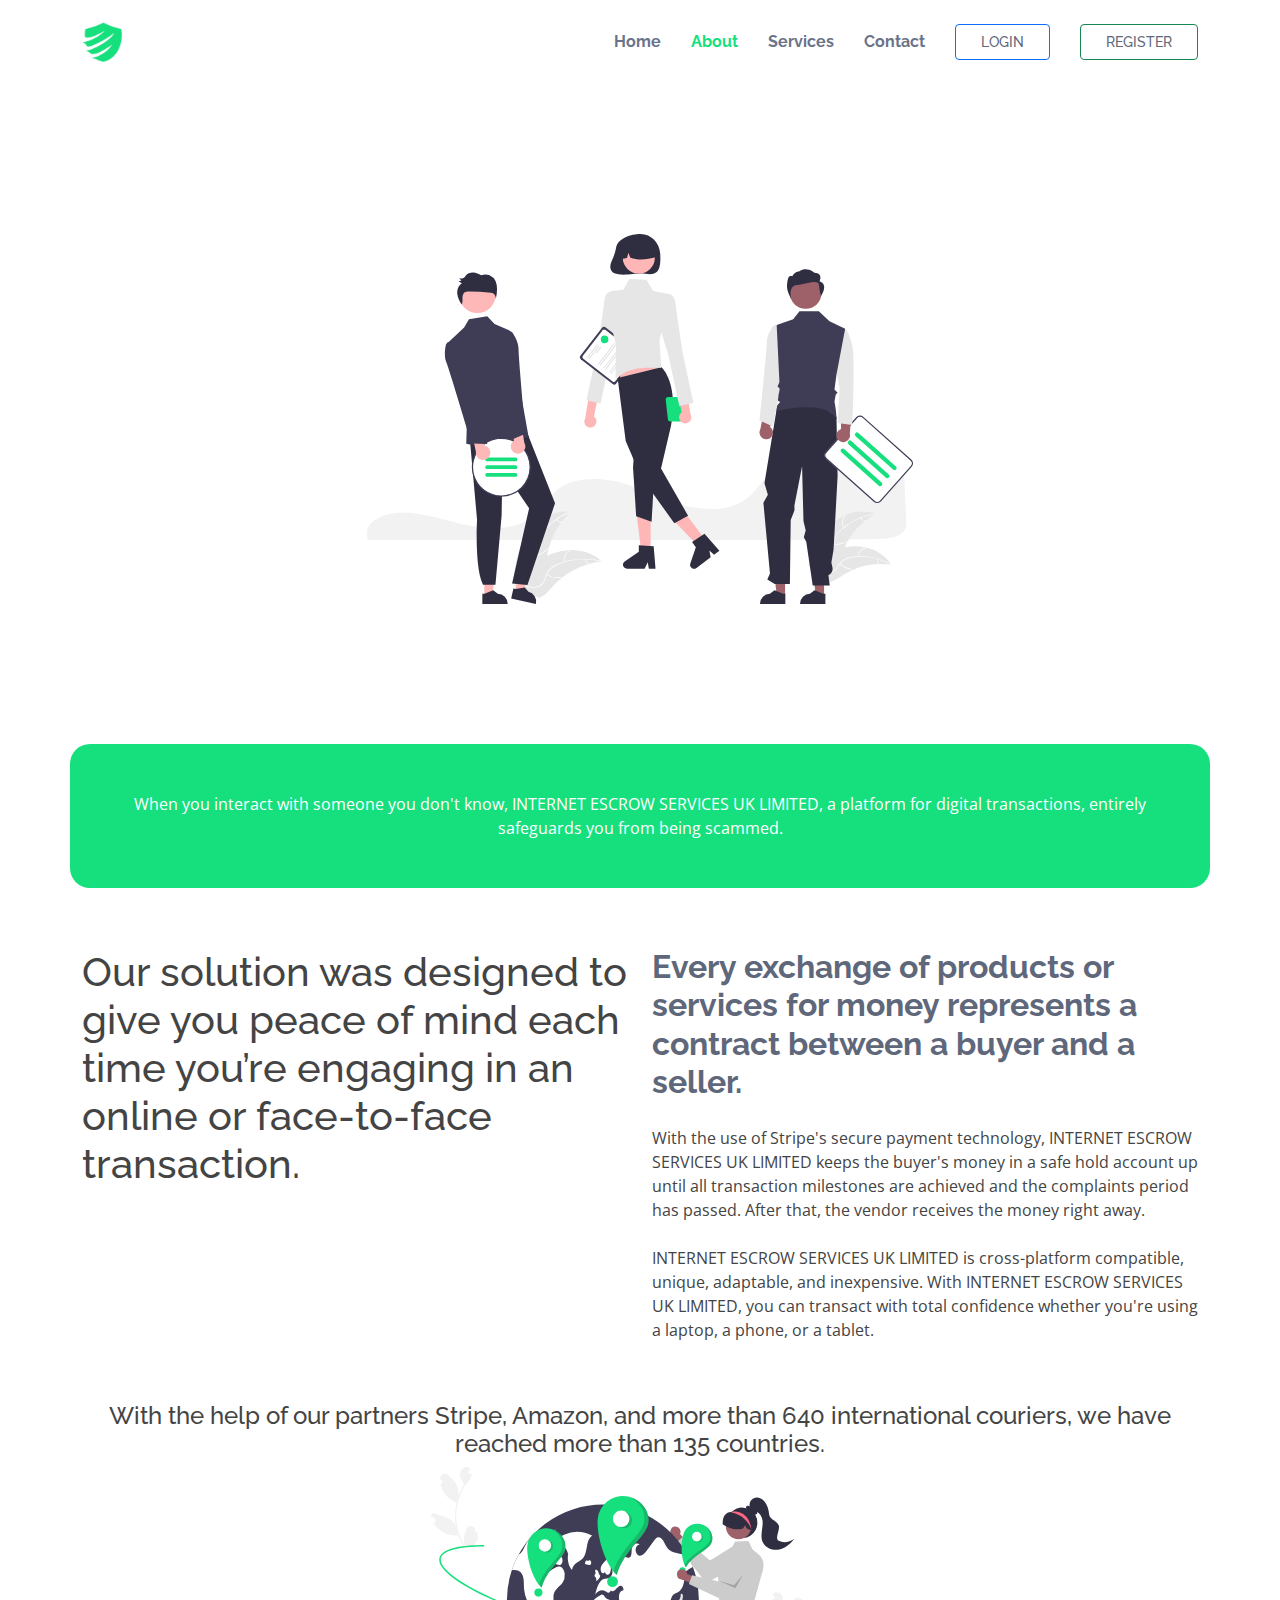
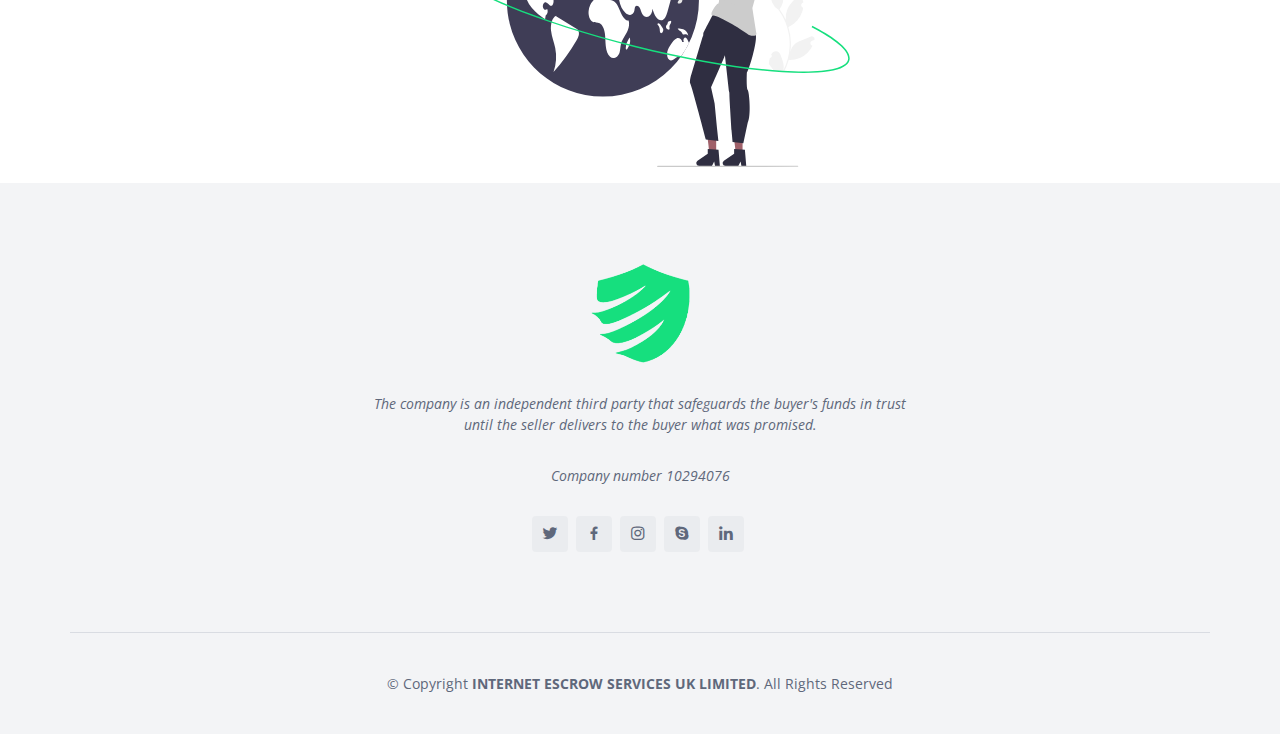
<file: about.html>
<!DOCTYPE html>
<html lang="en">

<head>
  <meta charset="utf-8">
  <meta content="width=device-width, initial-scale=1.0" name="viewport">

  <title>INTERNET ESCROW SERVICES UK LIMITED</title>
  <meta content="" name="description">
  <meta content="" name="keywords">

  <!-- Favicons -->
  <link href="assets/img/favicon.png" rel="icon">
  <link href="assets/img/apple-touch-icon.png" rel="apple-touch-icon">

  <!-- Google Fonts -->
  <link href="https://fonts.googleapis.com/css?family=Open+Sans:300,300i,400,400i,600,600i,700,700i|Raleway:300,300i,400,400i,500,500i,600,600i,700,700i|Poppins:300,300i,400,400i,500,500i,600,600i,700,700i" rel="stylesheet">

  <!-- Vendor CSS Files -->
  <link href="assets/vendor/bootstrap/css/bootstrap.min.css" rel="stylesheet">
  <link href="assets/vendor/bootstrap-icons/bootstrap-icons.css" rel="stylesheet">
  <link href="assets/vendor/boxicons/css/boxicons.min.css" rel="stylesheet">
  <link href="assets/vendor/glightbox/css/glightbox.min.css" rel="stylesheet">
  <link href="assets/vendor/swiper/swiper-bundle.min.css" rel="stylesheet">

  <!-- Template Main CSS File -->
  <link href="assets/css/style.css" rel="stylesheet">

  <!-- =======================================================
  * Template Name: eNno - v4.7.0
  * Template URL: https://bootstrapmade.com/enno-free-simple-bootstrap-template/
  * Author: BootstrapMade.com
  * License: https://bootstrapmade.com/license/
  ======================================================== -->
</head>

<body>

  <!-- ======= Header ======= -->
  <header id="header" class="fixed-top mb-5">
    <div class="container d-flex align-items-center justify-content-between">

      <h1 class="logo"><a href="index.html"><img src="assets/img/logo.png" width="40" height="40"></a></h1>
      <!-- Uncomment below if you prefer to use an image logo -->
      <!-- <a href="index.html" class="logo"><img src="assets/img/logo.png" alt="" class="img-fluid"></a>-->

      <nav id="navbar" class="navbar">
        <ul>
          <li><a class="nav-link scrollto " href="index.html">Home</a></li>
          <li><a class="nav-link scrollto active" href="about.html">About</a></li>
          <li><a class="nav-link scrollto" href="services.html">Services</a></li>
          <!-- <li><a class="nav-link scrollto " href="#portfolio">Portfolio</a></li>
          <li><a class="nav-link scrollto" href="#team">Team</a></li> -->
          <!-- <li class="dropdown"><a href="#"><span>Drop Down</span> <i class="bi bi-chevron-down"></i></a>
            <ul>
              <li><a href="#">Drop Down 1</a></li>
              <li class="dropdown"><a href="#"><span>Deep Drop Down</span> <i class="bi bi-chevron-right"></i></a>
                <ul>
                  <li><a href="#">Deep Drop Down 1</a></li>
                  <li><a href="#">Deep Drop Down 2</a></li>
                  <li><a href="#">Deep Drop Down 3</a></li>
                  <li><a href="#">Deep Drop Down 4</a></li>
                  <li><a href="#">Deep Drop Down 5</a></li>
                </ul>
              </li>
              <li><a href="#">Drop Down 2</a></li>
              <li><a href="#">Drop Down 3</a></li>
              <li><a href="#">Drop Down 4</a></li>
            </ul>
          </li> -->
          <li><a class="nav-link scrollto" href="contact.html">Contact</a></li>
          <li><a class="getstarted scrollto border border-primary" href="dashboard/pages/sign-in.php">LOGIN</a></li>
          <li><a class="getstarted scrollto border border-success" href="dashboard/pages/sign-up.php">REGISTER</a></li>
        </ul>
        <i class="bi bi-list mobile-nav-toggle"></i>
      </nav><!-- .navbar -->

    </div>
  </header><!-- End Header -->

  <!-- ======= Hero Section ======= -->
  <section id="hero" class="d-flex align-items-center mt-4">

    <div class="container">
      <div class="row">
        <div class="mx-auto col-lg-6 order-1 order-lg-2 hero-img">
          <img src="assets/img/team.svg" class="img-fluid animated mt-5" alt="">
        </div>
      </div>
    </div>

  </section><!-- End Hero -->

  <main id="main">

    <div class="container bg p-5 radius text-center text-white">
        When you interact with someone you don't know, INTERNET ESCROW SERVICES UK LIMITED, a platform for digital transactions, entirely safeguards you from being scammed.
    </div>

    <!-- ======= About Section ======= -->
    <section id="about" class="about">
      <div class="container">

        <div class="row">
          <div class="col-lg-6">
            <h1>Our solution was designed to give you peace of mind each time you’re engaging in an online or face-to-face transaction.</h1>
          </div>
          <div class="col-lg-6 pt-4 pt-lg-0 content">
            <h3>Every exchange of products or services for money represents a contract between a buyer and a seller.</h3>
            <!-- <p class="fst-italic">
              Lorem ipsum dolor sit amet, consectetur adipiscing elit, sed do eiusmod tempor incididunt ut labore et dolore
              magna aliqua.
            </p> -->
            <!-- <ul>
              <li><i class="bi bi-check-circle"></i> Ullamco laboris nisi ut aliquip ex ea commodo consequat</li>
              <li><i class="bi bi-check-circle"></i> Duis aute irure dolor in reprehenderit in voluptate velit</li>
              <li><i class="bi bi-check-circle"></i> Ullamco laboris nisi ut aliquip ex ea commodo consequat. Duis aute irure dolor in reprehenderit in voluptate trideta storacalaperda</li>
            </ul> -->
            <p class="mt-4">
                With the use of Stripe's secure payment technology, INTERNET ESCROW SERVICES UK LIMITED keeps the buyer's money in a safe hold account up until all transaction milestones are achieved and the complaints period has passed. After that, the vendor receives the money right away.
                <br><br>
                INTERNET ESCROW SERVICES UK LIMITED is cross-platform compatible, unique, adaptable, and inexpensive. With INTERNET ESCROW SERVICES UK LIMITED, you can transact with total confidence whether you're using a laptop, a phone, or a tablet.
             </p>
          </div>
        </div>

      </div>
    </section><!-- End About Section -->

    <div class="container">
        <h4  class="text-center">With the help of our partners Stripe, Amazon, and more than 640 international couriers, we have reached more than 135 countries.</h4>
            
        <p  class="text-center py-0">
            <svg xmlns="http://www.w3.org/2000/svg" data-name="Layer 1" width="80%" height="300" viewBox="0 0 825.20213 591.41898" xmlns:xlink="http://www.w3.org/1999/xlink"><path d="M855.22391,530.60767a3.61324,3.61324,0,0,0,2.90706-6.13407c-.07417-.366-.12737-.62878-.20154-.99475q.05434-.11581.10925-.23144a9.7031,9.7031,0,0,1,17.876.89878c2.59635,7.179,5.991,14.40726,6.561,21.8966a28.70516,28.70516,0,0,1-.96247,9.83823,115.08607,115.08607,0,0,0,12.68043-47.26037,111.08146,111.08146,0,0,0-.112-12.41061q-.33489-5.08075-1.11483-10.11009a116.41936,116.41936,0,0,0-20.7675-50.36176,30.98251,30.98251,0,0,1-12.24992-13.95369,23.63369,23.63369,0,0,1-1.84668-6.55118c.62279.11137,1.25731.19237,1.882.2626.19474.01931.39969.03918.59443.05857l.07346.00673a3.5799,3.5799,0,0,0,3.20814-5.68922q-.38259-.51834-.7657-1.03621c-.387-.5328-.78478-1.05577-1.17173-1.58848a1.78375,1.78375,0,0,1-.12638-.16038c-.44535-.60755-.891-1.2048-1.33637-1.81235a10.3517,10.3517,0,0,1,3.54254-3.11908c4.86483-2.55314,11.30882-.328,14.53022,4.11493,3.23163,4.44334,3.599,10.48308,2.15829,15.77961a41.485,41.485,0,0,1-6.32713,12.51228c.24157.34072.49384.67161.73533,1.01232a117.17152,117.17152,0,0,1,11.3155,19.92258,48.70927,48.70927,0,0,1,3.957-22.46476c3.09271-6.57809,8.56723-11.98458,13.42656-17.56958,5.83684-6.70843,16.99941-3.14247,17.55956,5.73205q.00813.12888.0156.25766-1.04937.52926-2.05883,1.13134a4.9011,4.9011,0,0,0,1.55911,9.00132l.09912.02006a48.76709,48.76709,0,0,1-1.62312,7.22358,50.20985,50.20985,0,0,1-26.43617,30.27174c-.41021.18678-.8102.374-1.21994.5506a119.59729,119.59729,0,0,1,5.02184,30.56259,113.43466,113.43466,0,0,1-.93392,18.29177l.04087-.2143a29.97406,29.97406,0,0,1,11.02621-16.813c8.16666-6.09535,19.39042-7.95739,28.11808-12.75615a5.62528,5.62528,0,0,1,8.3519,5.86726q-.02235.11259-.04527.22517a32.92431,32.92431,0,0,0-3.77057,1.60542q-1.04937.52938-2.05883,1.13133a4.90116,4.90116,0,0,0,1.55911,9.00141l.0992.02c.0714.01365.13259.02683.20391.04048a48.808,48.808,0,0,1-9.6217,13.62515,50.25442,50.25442,0,0,1-37.14994,14.27914l-.01031-.00048a119.56225,119.56225,0,0,1-9.11335,23.04815l-28.66063-1.33426c-.088-.32324-.16508-.65631-.24275-.97907a32.59881,32.59881,0,0,0,7.95257-.10325c-2.005-2.70831-4.009-5.43714-6.014-8.14536a1.78114,1.78114,0,0,1-.12638-.16029c-1.01644-1.38562-2.04367-2.7615-3.06011-4.14712l-.0005-.00167a47.75014,47.75014,0,0,1,1.96332-12.08589Z" transform="translate(-187.39893 -154.29051)" fill="#f2f2f2"/><path d="M277.74278,282.7727a3.61324,3.61324,0,0,1-3.28049-5.94275c.05141-.36985.08827-.63544.13969-1.00529q-.0614-.11225-.12334-.22425a9.70311,9.70311,0,0,0-17.78635,2.00152c-2.14784,7.32572-5.08937,14.74988-5.19559,22.26013a28.70519,28.70519,0,0,0,1.56847,9.76A115.08612,115.08612,0,0,1,237.489,263.2354a111.08,111.08,0,0,1-.655-12.39382q.02032-5.09173.488-10.15965a116.41941,116.41941,0,0,1,17.61625-51.54865,30.9826,30.9826,0,0,0,11.36441-14.68388,23.63353,23.63353,0,0,0,1.43838-6.65276c-.61471.14962-1.243.26968-1.86218.37837-.19317.0313-.3965.0638-.58967.09518l-.0729.01126a3.5799,3.5799,0,0,1-3.55352-5.48014q.34985-.541.70021-1.08154c.35338-.55569.71805-1.10224,1.07136-1.65784a1.783,1.783,0,0,0,.11622-.16788c.407-.63391.81488-1.25754,1.22185-1.89145a10.35181,10.35181,0,0,0-3.72849-2.89425c-5.01327-2.24769-11.30748.37131-14.24822,5.0048-2.95093,4.63452-2.94443,10.68542-1.17923,15.88282a41.485,41.485,0,0,0,7.0881,12.09746c-.22006.355-.4514.70083-.67138,1.05582a117.17159,117.17159,0,0,0-10.063,20.58363,48.70935,48.70935,0,0,0-5.33737-22.17736c-3.49323-6.37444-9.29133-11.43236-14.48644-16.70646-6.24017-6.335-17.16108-2.08617-17.17187,6.806q-.00015.12915.00035.25814,1.08007.46341,2.12481,1.002a4.9011,4.9011,0,0,1-1,9.08046l-.09769.02615a48.76726,48.76726,0,0,0,2.06632,7.10949,50.20987,50.20987,0,0,0,28.256,28.58057c.421.16108.83176.32327,1.25162.47418a119.5973,119.5973,0,0,0-3.124,30.81447,113.4334,113.4334,0,0,0,2.06228,18.19912l-.054-.21137a29.974,29.974,0,0,0-12.04392-16.09966c-8.52766-5.57913-19.845-6.74416-28.85249-10.99452a5.62528,5.62528,0,0,0-7.97344,6.37206q.02925.111.05909.22194a32.92391,32.92391,0,0,1,3.86256,1.3694q1.08007.46353,2.1248,1.002a4.90116,4.90116,0,0,1-1,9.08054l-.09777.02608c-.07043.018-.13068.035-.201.053a48.80794,48.80794,0,0,0,10.44514,13.00466,50.25449,50.25449,0,0,0,37.9612,11.95658l.01025-.00112a119.563,119.563,0,0,0,10.51995,22.44105l28.52344-3.10249c.06784-.32806.12422-.66525.1818-.99219a32.5995,32.5995,0,0,1-7.94375.38829c1.83384-2.827,3.66537-5.67444,5.49922-8.50137a1.7786,1.7786,0,0,0,.11623-.1678c.9289-1.44577,1.86915-2.88248,2.798-4.32825l.0004-.00171a47.75009,47.75009,0,0,0-2.70629-11.94149Z" transform="translate(-187.39893 -154.29051)" fill="#f2f2f2"/><path d="M671.818,272.20237a10.016,10.016,0,0,1,6.38343,13.969l15.30646,17.01743-8.07279,11.82394L664.157,290.67726a10.07034,10.07034,0,0,1,7.661-18.47489Z" transform="translate(-187.39893 -154.29051)" fill="#a0616a"/><path d="M815.11419,313.98886l0,0a20.02625,20.02625,0,0,0-27.60778-6.54222l-50.33925,31.17727-54.30081-46.15769L669.3562,305.04493l59.987,77.82961,77.96532-40.64446C805.489,343.17862,817.31273,317.56739,815.11419,313.98886Z" transform="translate(-187.39893 -154.29051)" fill="#ccc"/><path d="M715.39088,417.65494a189.27007,189.27007,0,0,1-189.308,189.308c-104.55063,0-189.308-84.75749-189.308-189.308a189.24483,189.24483,0,0,1,9.65476-59.84238A189.50618,189.50618,0,0,1,526.08289,228.347,189.24453,189.24453,0,0,1,693.0211,328.33307a186.77361,186.77361,0,0,1,10.46447,23.10619c.41,1.10421.80984,2.20843,1.19884,3.32331v.01053q2.60321,7.35132,4.58557,14.97635A189.32006,189.32006,0,0,1,715.39088,417.65494Z" transform="translate(-187.39893 -154.29051)" fill="#3f3d56"/><path d="M505.371,289.93115a63.51666,63.51666,0,0,0-55.7615-2.28136c-7.79648,3.393-16.00583,9.47972-18.6067,20.47116,10.519-6.20795,24.13568,3.60058,26.8425,19.33555l-.63186.17419c-1.42965,10.89863,1.76186,22.76429,7.94073,29.52228.81123-7.01955,5.42678-11.797,9.96657-14.78135,4.53979-2.9843,9.562-5.15219,13.02707-10.28189,4.10787-6.08133,5.151-14.96914,6.7829-23.077C496.56263,300.90483,499.65869,292.1904,505.371,289.93115Z" transform="translate(-187.39893 -154.29051)" fill="#fff"/><path d="M446.48934,382.675c-2.91326,4.375-6.80454,7.12011-10.29617,10.53817-3.48109,3.42859-6.79414,8.056-7.48817,13.99821-.44177,3.80718.24187,7.67741.14712,11.52684-.09449,3.84917-1.37767,8.18221-3.99642,9.1393-4.13328,1.49335-7.28842-6.18406-11.53724-6.72045-3.37608-.42071-6.41541,4.89049-5.43739,9.497.97814,4.6065,5.57412,6.64675,8.21392,3.63888,2.38741,4.007.70457,11.27444-2.88168,12.50486-.37873,2.52413-.7572,5.03773-1.1254,7.56174-9.06574-6.34185-18.22611-12.78872-25.9351-22.07541a67.00679,67.00679,0,0,1-15.27087-36.09467c-.99907-10.67489.48375-22.88524-4.41713-31.099-3.923-6.57319-10.654-8.02468-16.71184-7.61437-1.10421.07356-2.219.19976-3.32331.33649a187.23535,187.23535,0,0,1,13.55644-31.02548,13.2821,13.2821,0,0,0,3.397-2.11395c5.63728-4.78521,8.14036-14.47155,12.71528-21.171q.44177-.64686.915-1.262c4.68019-6.1105,10.94835-9.25511,17.00622-12.1789,13.40931-6.51,27.20763-13.10427,41.36375-12.19982l-4.028.38913q-7.05168,19.75116-14.114,39.50233-1.07283,3.0288-2.16646,6.06839c-2.67138,7.48805-5.42686,15.4601-5.01668,23.84221.24187,4.964,1.96657,10.26471,5.248,11.96848,3.06039,1.57756,6.40488-.35755,9.36012-2.27173,1.25161-.79932,2.49268-1.59863,3.74416-2.40846,4.49082-2.89221,9.4654-5.858,14.20862-3.92287,4.34358,1.76694,7.55122,7.667,8.16129,14.02992A28.04928,28.04928,0,0,1,446.48934,382.675Z" transform="translate(-187.39893 -154.29051)" fill="#fff"/><path d="M473.19842,472.57227q-19.67374-12.11336-39.34763-24.22672l.22263-.57342c-8.15482,3.106-11.54047,17.60169-10.19276,29.456,1.34764,11.85442,5.91745,22.45144,8.226,34.00207a90.25226,90.25226,0,0,1-3.40267,47.35761,387.843,387.843,0,0,0,45.56027-62.78054,33.58822,33.58822,0,0,0,4.12118-9.13813c.83321-3.44179.70508-7.57955-.96357-10.33953A11.5109,11.5109,0,0,0,473.19842,472.57227Z" transform="translate(-187.39893 -154.29051)" fill="#fff"/><path d="M421.43456,325.65321c-1.3927,3.13139-1.92854,7.30684-.66468,10.5469,1.29075,3.309,4.01943,4.80443,6.53166,6.04952l7.24713,3.59224c2.411,1.19506,5.00969,2.40208,7.46752,1.41883,2.96442-1.18591,5.01982-5.83337,4.48812-10.14785-.56592-4.59118-3.45988-7.7493-6.13638-10.43868q-5.61837-5.64531-11.23667-11.29061l-2.11089,2.58543A28.19193,28.19193,0,0,0,421.43456,325.65321Z" transform="translate(-187.39893 -154.29051)" fill="#fff"/><path d="M676.54061,374.73455q4.89062,1.15159,9.781,2.30319c-.568,11.01151-6.02628,21.20266-13.34615,24.894-3.05,1.53558-6.447,2.10342-8.97113,4.9747-2.28213,2.60822-3.43911,6.66768-4.50135,10.54856q-2.79233,10.15963-5.58465,20.319c-1.99815,7.29894-4.56426,15.40772-9.75978,18.037-4.45924,2.26108-9.56-.50493-12.9886-5.143-3.42859-4.638-5.52149-10.87466-7.55135-16.95345.1262,6.6257-2.95524,13.12534-7.31986,15.42852-4.37516,2.30319-9.69688.22082-12.62054-4.92193-2.10342-3.69152-2.97629-8.56108-5.03773-12.3051-2.06132-3.744-6.38383-5.88956-8.63451-2.37688-1.48295,2.3349-1.29371,5.91061-2.02986,8.87651-1.14633,4.60637-4.6169,7.49858-8.056,7.7511-3.42859.25241-6.77309-1.72482-9.64424-4.40673-5.92114-5.55307-10.28577-14.36628-11.979-24.15777-.74667-4.36463-.957-9.11826.33662-13.20956,1.29359-4.091,4.41714-7.24617,7.51964-6.46792,2.04038-4.31211-1.98763-10.03336-5.61611-9.52856-3.639.5048-6.4891,4.40661-9.47592,7.40409-2.9763,2.99735-7.141,5.17433-10.13851,2.198.02105,2.766-2.22963,4.596-4.17526,4.36462-1.93525-.22082-3.65994-1.77733-5.43727-2.88168-6.8677-4.28053-15.58643-1.44083-20.46638,6.65729,3.05-12.97808,7.51976-27.87034,16.89041-30.92033,3.82837-1.25148,8.00363-.22082,11.62146-2.38741,6.405-3.83864,7.69859-18.34178,2.16658-24.326.70457,5.65808.568,12.26286-2.419,16.13321-2.98683,3.87036-9.25511,1.34609-8.87638-4.37515-.86248,3.94391-5.15341,4.54346-7.13063,1.5144-1.98775-3.0288-1.81944-7.98232-.41019-11.60028s3.80719-6.21564,6.13143-8.70819c4.99563-5.35318,10.06495-10.76951,15.84936-14.13507,5.79494-3.36542,12.48381-4.50122,18.28914-1.15673,3.06065,1.76681,5.753,4.71165,8.87651,6.26816,3.12368,1.567,7.08852,1.36728,9.16049-2.29279,2.32424-4.08064,1.23042-10.13851,2.0929-15.23928,1.546-9.01311,10.55909-13.23048,15.55472-7.27789-3.7335-.957-7.59333,3.46018-8.05615,8.81348-.47322,5.35317,2.22975,10.759,5.84758,12.37866,6.07892,2.69231,12.03151-4.08078,16.62761-10.34893q7.19361-9.844,14.40839-19.67748a23.78177,23.78177,0,0,1,2.57664-3.13407,8.291,8.291,0,0,1,11.327-.23135c4.8589,3.96484,7.14116,12.09468,11.12719,17.68972,5.78441,8.12971,14.44,10.10693,22.496,11.6845q9.00784,1.75107,18.02648,3.52321a186.77361,186.77361,0,0,1,10.46447,23.10619C693.305,355.76164,683.91311,363.84937,676.54061,374.73455Z" transform="translate(-187.39893 -154.29051)" fill="#fff"/><path d="M695.95528,501.2765a188.54566,188.54566,0,0,1-15.67052,26.21909c-3.78613-1.61968-7.85625,1.27253-11.40051,3.986-3.702,2.83957-8.15076,5.60558-11.94742,3.01841-3.88076-2.65033-5.13236-10.06482-3.90181-15.944,1.23042-5.8685,4.30133-10.53816,7.27776-14.97635,3.15513-4.71165,6.53108-9.60213,10.91676-11.4321,4.39621-1.83,10.04377.7572,11.327,7.00443l3.113-.10527c-1.74588-2.3978-.83077-7.362,1.51453-8.23485,2.70284-1.02013,5.04826,2.69231,6.64676,5.97377C694.546,498.26849,695.27164,499.762,695.95528,501.2765Z" transform="translate(-187.39893 -154.29051)" fill="#fff"/><path d="M576.72735,456.85307c-6.69134.4208-11.99157-7.81664-15.51364-15.92031-3.52206-8.10375-6.73574-17.37094-12.77336-21.49573-3.44981-2.35695-7.3829-2.68032-11.12485-3.82245-3.742-1.142-7.65866-3.50524-9.44741-8.31792l-4.2446-1.71473c-5.60569,3.152-11.28535,6.36156-16.11556,11.4909a36.01807,36.01807,0,0,0-9.60269,20.99346c-.81084,8.4961,2.18328,17.96965,7.77788,21.16122,4.42058,2.52189,9.56739.93232,14.04519,3.24105,5.59453,2.88442,8.916,11.2636,10.17332,19.53684s.93866,16.87112,1.83819,25.23825,3.37871,17.07349,8.50933,21.36133c6.42036,5.36571,15.8412.907,18.72178-8.86044,1.413-4.79111,1.36427-10.19733,2.42106-15.1707,1.861-8.75838,6.88293-15.25634,10.866-22.44083C576.24114,474.94861,579.37645,465.19075,576.72735,456.85307Z" transform="translate(-187.39893 -154.29051)" fill="#fff"/><path d="M510.60693,370.79a17.86027,17.86027,0,0,1,1.74249,1.84977,6.0774,6.0774,0,0,1-.107,6.27583,5.83861,5.83861,0,0,0,4.18126-2.12511,26.87915,26.87915,0,0,0,3.20585-4.51587c.68252-1.11285,1.40836-2.61751.94522-3.93927-.3161-.90214-1.06361-1.287-1.58767-1.96542-.83059-1.07533-1.03646-2.78336-1.46641-4.25929-.92846-3.18785-3.15264-5.53192-5.56707-5.86707l.33533.06416c-1.00855.34549-1.7128,1.94712-1.48986,3.38824.20313,1.31242,1.04646,2.402.96255,3.74051-.12061,1.92473-2.04418,2.828-2.163,4.753A3.67445,3.67445,0,0,0,510.60693,370.79Z" transform="translate(-187.39893 -154.29051)" fill="#fff"/><path d="M499.14247,338.08151c.00994-.00271.01994-.00326.02988-.0058a5.35694,5.35694,0,0,0,.57089-.60813Z" transform="translate(-187.39893 -154.29051)" fill="#e6e6e6"/><path d="M501.14925,347.11614c1.47948-.95135,2.30574-3.58245,1.81653-5.7846-.48608-2.18856-2.20646-3.66-3.79343-3.25583a3.86646,3.86646,0,0,1-3.59495,1.05839c-.98109-.25259-2.0582-.90305-2.90906-.16386a4.40412,4.40412,0,0,0-.9909,1.93479q-.47242,1.45027-.9449,2.90028a1.83,1.83,0,0,0-.11163,1.09908.93106.93106,0,0,0,.714.56762q2.83452.83566,5.669,1.67123C498.38094,347.54918,499.86781,347.94034,501.14925,347.11614Z" transform="translate(-187.39893 -154.29051)" fill="#fff"/><path d="M643.80516,471.848q-1.31031-2.14511-2.62049-4.29038a14.334,14.334,0,0,0-3.45325-4.33578,3.05981,3.05981,0,0,0-4.356.43639l.1064.81686c1.991,2.498,4.09755,5.2729,4.60255,8.98025.19918,1.46151.12986,2.97414.3045,4.442s.671,2.9901,1.61837,3.623c1.37543.91891,2.99049-.43593,3.96942-2.08913a7.19317,7.19317,0,0,0,1.11451-4.57885A8.02966,8.02966,0,0,0,643.80516,471.848Z" transform="translate(-187.39893 -154.29051)" fill="#fff"/><path d="M682.68046,417.23054q.37892-2.48492.758-4.96988a14.334,14.334,0,0,0,.15018-5.54088,3.05981,3.05981,0,0,0-3.61357-2.47124l-.44463.69346c-.0854,3.1932-.26073,6.67273-2.26178,9.83426-.78878,1.2464-1.8159,2.359-2.62754,3.59445s-1.41218,2.71968-1.09493,3.814c.46053,1.58874,2.56861,1.59226,4.38215.95787a7.19314,7.19314,0,0,0,3.80128-2.78536A8.02963,8.02963,0,0,0,682.68046,417.23054Z" transform="translate(-187.39893 -154.29051)" fill="#e6e6e6"/><path d="M657.50794,473.70914c.42709-1.2275-.18949-2.63572-.31972-3.99283a8.76489,8.76489,0,0,1,1.33382-4.96911,16.1539,16.1539,0,0,0,2.07833-4.55638,3.81152,3.81152,0,0,0-.09971-2.23133c-.28914-.64955-.9895-.94582-1.39116-.43149l.85964.55366a7.82867,7.82867,0,0,0-3.48867.16894,4.3178,4.3178,0,0,0-2.64407,2.98058,18.44055,18.44055,0,0,1-.69335,3.09241c-.51278,1.054-1.50541,1.4046-2.12918,2.32976a5.57021,5.57021,0,0,0,.08774,5.29184,6.1768,6.1768,0,0,0,3.4939,2.74757C655.64528,475.06942,657.02766,475.08927,657.50794,473.70914Z" transform="translate(-187.39893 -154.29051)" fill="#fff"/><path d="M681.91,481.07154a12.00485,12.00485,0,0,0,1.512,2.77512c1.16822,1.17675,2.75595.4536,4.17324.16757a7.21546,7.21546,0,0,1,6.86407,2.75319A17.47133,17.47133,0,0,0,684.41091,474.231c-3.341-1.362-6.85973-1.49359-10.33414-1.616l-.60013.1538C675.00587,477.22036,679.808,477.12076,681.91,481.07154Z" transform="translate(-187.39893 -154.29051)" fill="#fff"/><path d="M578.55783,490.17659l.00879.01939q.08736-.168.17459-.33624Z" transform="translate(-187.39893 -154.29051)" fill="#e6e6e6"/><path d="M574.8559,497.342a32.88905,32.88905,0,0,0-2.07687,4.56227,39.71126,39.71126,0,0,0-1.50522,7.80631c-.188,1.50447-.246,3.42594.69654,4.15905a1.337,1.337,0,0,0,1.74906-.23754,6.91827,6.91827,0,0,0,1.26793-1.88467,43.41661,43.41661,0,0,0,4.28028-10.15882c.90215-3.74378.89368-8.15134-.701-11.39266Q576.71136,493.76906,574.8559,497.342Z" transform="translate(-187.39893 -154.29051)" fill="#fff"/><path d="M539.14331,306.43983a4.21456,4.21456,0,0,0,4.54215.88647,14.99873,14.99873,0,0,0,4.27371-2.823,10.0548,10.0548,0,0,0,2.59074-2.82624,5.73178,5.73178,0,0,0,.53-4.36641c-.58529-1.71175-2.07037-2.28553-3.38049-2.67406q-3.14617-.933-6.29241-1.86591l1.51726-1.36753c-1.561-.83779-3.288.71707-4.26378,2.64207a14.22382,14.22382,0,0,0-1.29432,3.98431C536.84394,301.051,537.35456,304.64906,539.14331,306.43983Z" transform="translate(-187.39893 -154.29051)" fill="#e6e6e6"/><path d="M576.17373,294.00836a3.46486,3.46486,0,0,0,4.72246.38419,5.27918,5.27918,0,0,0,2.08866-3.76209c.14845-1.64984-.66729-3.48358-1.8324-3.626l.26665-1.54471c-2.24437-.4053-5.00619-.48651-6.20894,2.239A6.399,6.399,0,0,0,576.17373,294.00836Z" transform="translate(-187.39893 -154.29051)" fill="#e6e6e6"/><path d="M571.22709,211.86454a49.9257,49.9257,0,0,0-55.20724,44.0149c-3.09067,27.39943,11.34417,86.89808,37.66188,111.52805,12.39171-47.189,55.81463-75.17882,61.56026-100.33572C621.38138,240.19076,598.62652,214.95522,571.22709,211.86454Z" transform="translate(-187.39893 -154.29051)" fill="#16df7e"/><circle id="a2705e7e-530b-43fb-b0c6-4087ca2c8018" data-name="b262ea8c-1946-46c9-a449-3a1996c39394" cx="374.72809" cy="102.20342" r="16.28242" fill="#fff"/><circle id="bb575e01-1284-49d3-8651-037e5b7ffa75" data-name="bcc29a3a-8123-4529-80aa-6f70df2823cf" cx="357.60783" cy="225.9293" r="10.66463" fill="#16df7e"/><path d="M575.59911,244.82842A16.28211,16.28211,0,0,1,558.82662,272.741a16.28,16.28,0,0,0,11.9092-29.8527A16.28211,16.28211,0,0,1,575.59911,244.82842Z" transform="translate(-187.39893 -154.29051)" fill="#231f20" opacity="0.2" style="isolation:isolate"/><path d="M615.30574,267.12439c-5.74562,25.15687-49.16855,53.14674-61.56025,100.33571a69.06074,69.06074,0,0,1-6.87746-7.53474c13.92474-44.35631,54.64494-71.30876,60.19629-95.61482,4.96849-21.75442-8.98817-42.429-29.01462-51.16258C602.29173,219.24193,620.93191,242.49051,615.30574,267.12439Z" transform="translate(-187.39893 -154.29051)" fill="#231f20" opacity="0.2" style="isolation:isolate"/><path d="M418.64434,275.39608a37.4925,37.4925,0,0,0-41.45875,33.05369c-2.321,20.576,8.51909,65.25748,28.28279,83.75375,9.30575-35.43731,41.91488-56.45672,46.22965-75.34869C456.3085,296.6681,439.22038,277.71708,418.64434,275.39608Z" transform="translate(-187.39893 -154.29051)" fill="#16df7e"/><circle id="b2d5ab8a-e71c-4a1a-aadf-98f8ab95825b" data-name="b262ea8c-1946-46c9-a449-3a1996c39394" cx="224.41157" cy="154.62072" r="12.22754" fill="#fff"/><circle id="bac33ac8-32b5-423c-9bc5-6c03ceb8d8dc" data-name="bcc29a3a-8123-4529-80aa-6f70df2823cf" cx="211.55484" cy="247.53462" r="8.00877" fill="#16df7e"/><path d="M421.92757,300.15083A12.2273,12.2273,0,1,1,409.332,321.11221a12.22574,12.22574,0,0,0,8.9434-22.41835A12.22721,12.22721,0,0,1,421.92757,300.15083Z" transform="translate(-187.39893 -154.29051)" fill="#231f20" opacity="0.2" style="isolation:isolate"/><path d="M451.7459,316.89434c-4.31476,18.892-36.9239,39.91138-46.22964,75.34869a51.86155,51.86155,0,0,1-5.16474-5.65834c10.457-33.31006,41.03648-53.55043,45.20536-71.80345,3.73116-16.33682-6.74982-31.8627-21.789-38.42135C441.97282,280.93625,455.971,298.39514,451.7459,316.89434Z" transform="translate(-187.39893 -154.29051)" fill="#231f20" opacity="0.2" style="isolation:isolate"/><polygon points="614.063 564.054 600.638 564.054 594.251 512.27 614.066 512.271 614.063 564.054" fill="#a0616a"/><path d="M808.68441,743.83618H799.158l-1.70042-8.99408-4.355,8.99408H767.83616a5.67965,5.67965,0,0,1-3.22736-10.35347l20.177-13.93494v-9.0927l21.22264,1.2667Z" transform="translate(-187.39893 -154.29051)" fill="#2f2e41"/><polygon points="562.063 564.054 548.638 564.054 542.251 512.27 562.066 512.271 562.063 564.054" fill="#a0616a"/><path d="M756.68441,743.83618H747.158l-1.70042-8.99408-4.355,8.99408H715.83616a5.67965,5.67965,0,0,1-3.22736-10.35347l20.177-13.93494v-9.0927l21.22264,1.2667Z" transform="translate(-187.39893 -154.29051)" fill="#2f2e41"/><path d="M698.45785,581.62352C701.027,585.47728,728.97669,691.417,728.97669,691.417l24.78267,2.8261-2.94167-26.65516-4.49613-47.1699-6.96244-31.48522s24.58692-55.95658,26.1413-60.41406l1.10473-3.19861L774.287,595.0346a19.577,19.577,0,0,1,1.16894,7.78459c-.23122,4.35477,4.1364,69.86859,4.1364,69.86859l2.09977,23.49506,21.23324,2.94958L811.54,658.48018c7.19365-13.20558,3.07-60.13148.12843-64.49911s-1.77275-34.78661-1.77275-34.78661c3.75647-1.32184,26.15662-77.70611,14.95252-77.25506.71936-4.07209,1.28453-7.70751,1.28453-7.70751L806.6841,458.54706l-48.67284-12.65291-12.27964-5.89628s-21.93185,40.55432-21.71349,42.57113a11.21429,11.21429,0,0,1-1.65709,7.3093l-22.14331,74.10779S695.863,577.73126,698.45785,581.62352Z" transform="translate(-187.39893 -154.29051)" fill="#2f2e41"/><path d="M820.74021,316.438,812.997,299.99787l-26.35436,1.01288-8.59627,17.10337s-24.56687,29.34271-25.362,38.88375c-1,12,7.31164,70.81225-1,67,0,0-19.59459,23-8,23s64.04242,32.924,67.48383,36.62652,18.80446,6.10321,17.51617-1.62652-7.9442-49.53382-7.9442-49.53382l18.01876-65.733c5.18564-14.19171,6.79951-30.11048-4.923-39.64345Z" transform="translate(-187.39893 -154.29051)" fill="#ccc"/><path d="M723.12108,268.05031A28.8805,28.8805,0,0,0,685.62273,284.238c-5.88478,14.825-6.86,50.22813,4.09122,67.97179,14.08087-24.45936,42.56848-33.49094,49.59479-46.6611C746.8166,291.47589,737.94606,273.9351,723.12108,268.05031Z" transform="translate(-187.39893 -154.29051)" fill="#16df7e"/><circle id="f50692ea-d13f-4759-b5e2-05248e17533e" data-name="b262ea8c-1946-46c9-a449-3a1996c39394" cx="523.86724" cy="137.29013" r="9.41888" fill="#fff"/><circle id="aec6a1c4-a00c-42b6-a49d-0158b63ca54a" data-name="bcc29a3a-8123-4529-80aa-6f70df2823cf" cx="495.52762" cy="203.75403" r="6.16917" fill="#16df7e"/><path d="M720.55717,287.11426a9.41871,9.41871,0,0,1-13.59978,13.03434A9.4175,9.4175,0,0,0,718.13705,285.293,9.41862,9.41862,0,0,1,720.55717,287.11426Z" transform="translate(-187.39893 -154.29051)" fill="#231f20" opacity="0.2" style="isolation:isolate"/><path d="M739.33634,305.58771c-7.0263,13.17015-35.51393,22.20174-49.59479,46.6611a39.949,39.949,0,0,1-2.69508-5.24993c14.50656-22.64545,41.328-31.50828,48.11674-44.233,6.076-11.3889,1.42413-25.0481-8.42863-32.96342C739.34118,276.88434,746.21658,292.69137,739.33634,305.58771Z" transform="translate(-187.39893 -154.29051)" fill="#231f20" opacity="0.2" style="isolation:isolate"/><path d="M680.14627,355.92032a10.01609,10.01609,0,0,1,12.03458,9.542l21.36828,8.20224-1.81735,14.20115-30.01347-12.007a10.07034,10.07034,0,0,1-1.572-19.93845Z" transform="translate(-187.39893 -154.29051)" fill="#a0616a"/><path d="M829.45215,326.65553l0,0a20.02625,20.02625,0,0,0-27.56523,6.71925l-30.67136,50.64907L701.8692,367.58613l-6.31772,17.34458,88.80518,42.06574,44.97713-71.63724C836.06781,345.896,839.36537,332.70754,829.45215,326.65553Z" transform="translate(-187.39893 -154.29051)" fill="#ccc"/><path d="M830.59748,264.58346a29.82287,29.82287,0,1,1-51.29533-20.68525l.14314-.143c.2386-.25061.4772-.50108.72773-.73975a.01167.01167,0,0,0,.01187-.01194c.31017-.28629.62034-.57258.94245-.84692a29.815,29.815,0,0,1,49.47014,22.42685Z" transform="translate(-187.39893 -154.29051)" fill="#2f2e41"/><circle cx="606.02821" cy="117.1931" r="25.00775" fill="#9e616a"/><path d="M819.98324,278.61537l-4.14356-.73193a11.55433,11.55433,0,0,1-9.30469-9.31739l-4.043,6.77588-.17675.0586c-9.63282,3.19824-19.65528,2.2417-30.63379-2.92041a85.46475,85.46475,0,0,1-9.11817-5.02735l-.21679-.13525-.01758-.2544c-.55957-8.13525,1.26562-14.93164,5.1416-19.1372a15.41707,15.41707,0,0,1,11.63379-4.84961.95727.95727,0,0,0,.41309-.228c.05566-.041.11132-.08154.167-.12012v-.042l.28711-.13525c.61718-.29,1.24609-.56787,1.875-.82178a28.19911,28.19911,0,0,1,29.44824,5.708c7.70312,7.354,11.23633,19.69531,8.792,30.71093Z" transform="translate(-187.39893 -154.29051)" fill="#2f2e41"/><path d="M872.72977,299.9221c-8.51007-4.39247,2.43483-20.33442.23554-29.65523-2.19937-9.32081-18.037-12.31871-19.04593-21.84222s-3.38245-19.346-9.6668-26.57249c-4.01568-4.61774-9.93278-8.02669-16.02492-7.44829a14.40868,14.40868,0,0,0-12.62826,17.79207c-1.73455-2.45776-6.22341-1.92509-7.33449.87052-.98788,2.48528,1.19437,5.49568,3.76252,5.71556,3.36046,4.15,7.2086,8.55427,12.47325,9.39144a5.68063,5.68063,0,0,0,4.84076-1.11734c1.23856-1.18942,1.33489-3.56739-.13434-4.45625,6.61615,2.62814,10.49509,9.78155,11.47678,16.83259.98162,7.051-.3765,14.18523-1.27148,21.24778s-1.28057,14.492,1.4886,21.05045c3.27178,7.74885,10.80453,13.30263,19.02518,15.0837s16.97552.04034,24.4166-3.88148c7.44108-3.92212,13.64622-9.90941,18.71523-16.62188C894.3263,302.51121,882.24593,304.834,872.72977,299.9221Z" transform="translate(-187.39893 -154.29051)" fill="#2f2e41"/><path d="M818.91887,277.92016s-7.408-27.65168-39.16341-34.03389c-.03575-.01179-.15508-.05955-.31017-.131-.09538-.05971-.21472-.11941-.334-.179.35786-.20285.70378-.38167,1.06171-.56078a.01167.01167,0,0,0,.01187-.01194c.31017-.28629.62034-.57258.94245-.84692l.90663.03582S813.89667,237.14642,818.91887,277.92016Z" transform="translate(-187.39893 -154.29051)" fill="#fd6584"/><polygon points="614.934 212.357 596.999 233.136 567.364 224.385 599.671 239.273 614.934 212.357" opacity="0.2"/><path d="M909.9846,745.40215l-275.75.30734a1.19069,1.19069,0,0,1,0-2.38137l275.75-.30733a1.19068,1.19068,0,1,1,0,2.38136Z" transform="translate(-187.39893 -154.29051)" fill="#cacaca"/><path d="M922.0884,560.36242q-19.36816,0-42.45654-1.46387c-79.61377-5.05566-182.73779-22.63281-290.376-49.49218C481.61813,482.547,382.32565,449.61242,309.67037,416.672c-35.39257-16.04687-62.55615-31.23633-80.73535-45.14746-19.24707-14.727-27.666-27.564-25.02392-38.15283,5.148-20.62891,50.731-25.14209,88.064-25.29541l.0127,3c-51.26807.21045-81.51367,8.38672-85.16553,23.022-4.65185,18.64014,33.28662,47.74072,104.08691,79.84131,72.49561,32.86813,171.60547,65.73923,279.07322,92.55661,107.46728,26.81641,210.40136,44.36328,289.83984,49.4082,77.57861,4.92774,124.74316-2.9375,129.39453-21.57812,3.86182-15.47657-21.59814-38.27539-71.68945-64.19825l1.3789-2.66406c36.397,18.83594,78.64551,45.85156,73.22168,67.58887-2.64251,10.58887-16.1054,17.96484-40.01507,21.92285C958.48342,559.23156,941.7427,560.36242,922.0884,560.36242Z" transform="translate(-187.39893 -154.29051)" fill="#16df7e"/></svg>
        </p>
    </div>
  </main><!-- End #main -->

  <!-- ======= Footer ======= -->
  <footer id="footer">

    <div class="footer-top">

      <div class="container">

        <div class="row  justify-content-center">
          <div class="col-lg-6">
            <h3><img src="assets/img/logo.png" width="100" height="100"></h3>
            <p>The company is an independent third party that safeguards the buyer's funds in trust until the seller delivers to the buyer what was promised.</p>
            <p>Company number 10294076</p>
          </div>
        </div>


        <div class="social-links">
          <a href="#" class="twitter"><i class="bx bxl-twitter"></i></a>
          <a href="#" class="facebook"><i class="bx bxl-facebook"></i></a>
          <a href="#" class="instagram"><i class="bx bxl-instagram"></i></a>
          <a href="#" class="google-plus"><i class="bx bxl-skype"></i></a>
          <a href="#" class="linkedin"><i class="bx bxl-linkedin"></i></a>
        </div>

      </div>
    </div>

    <div class="container footer-bottom text-center">
      <div class="text-center">
        &copy; Copyright <strong><span>INTERNET ESCROW SERVICES UK LIMITED</span></strong>. All Rights Reserved
      </div>
    </div>
  </footer><!-- End Footer -->

  <a href="#" class="back-to-top d-flex align-items-center justify-content-center"><i class="bi bi-arrow-up-short"></i></a>

  <!-- Vendor JS Files -->
  <script src="assets/vendor/purecounter/purecounter.js"></script>
  <script src="assets/vendor/bootstrap/js/bootstrap.bundle.min.js"></script>
  <script src="assets/vendor/glightbox/js/glightbox.min.js"></script>
  <script src="assets/vendor/isotope-layout/isotope.pkgd.min.js"></script>
  <script src="assets/vendor/swiper/swiper-bundle.min.js"></script>
  <script src="assets/vendor/php-email-form/validate.js"></script>

  <!-- Template Main JS File -->
  <script src="assets/js/main.js"></script>

</body>

</html>
</file>
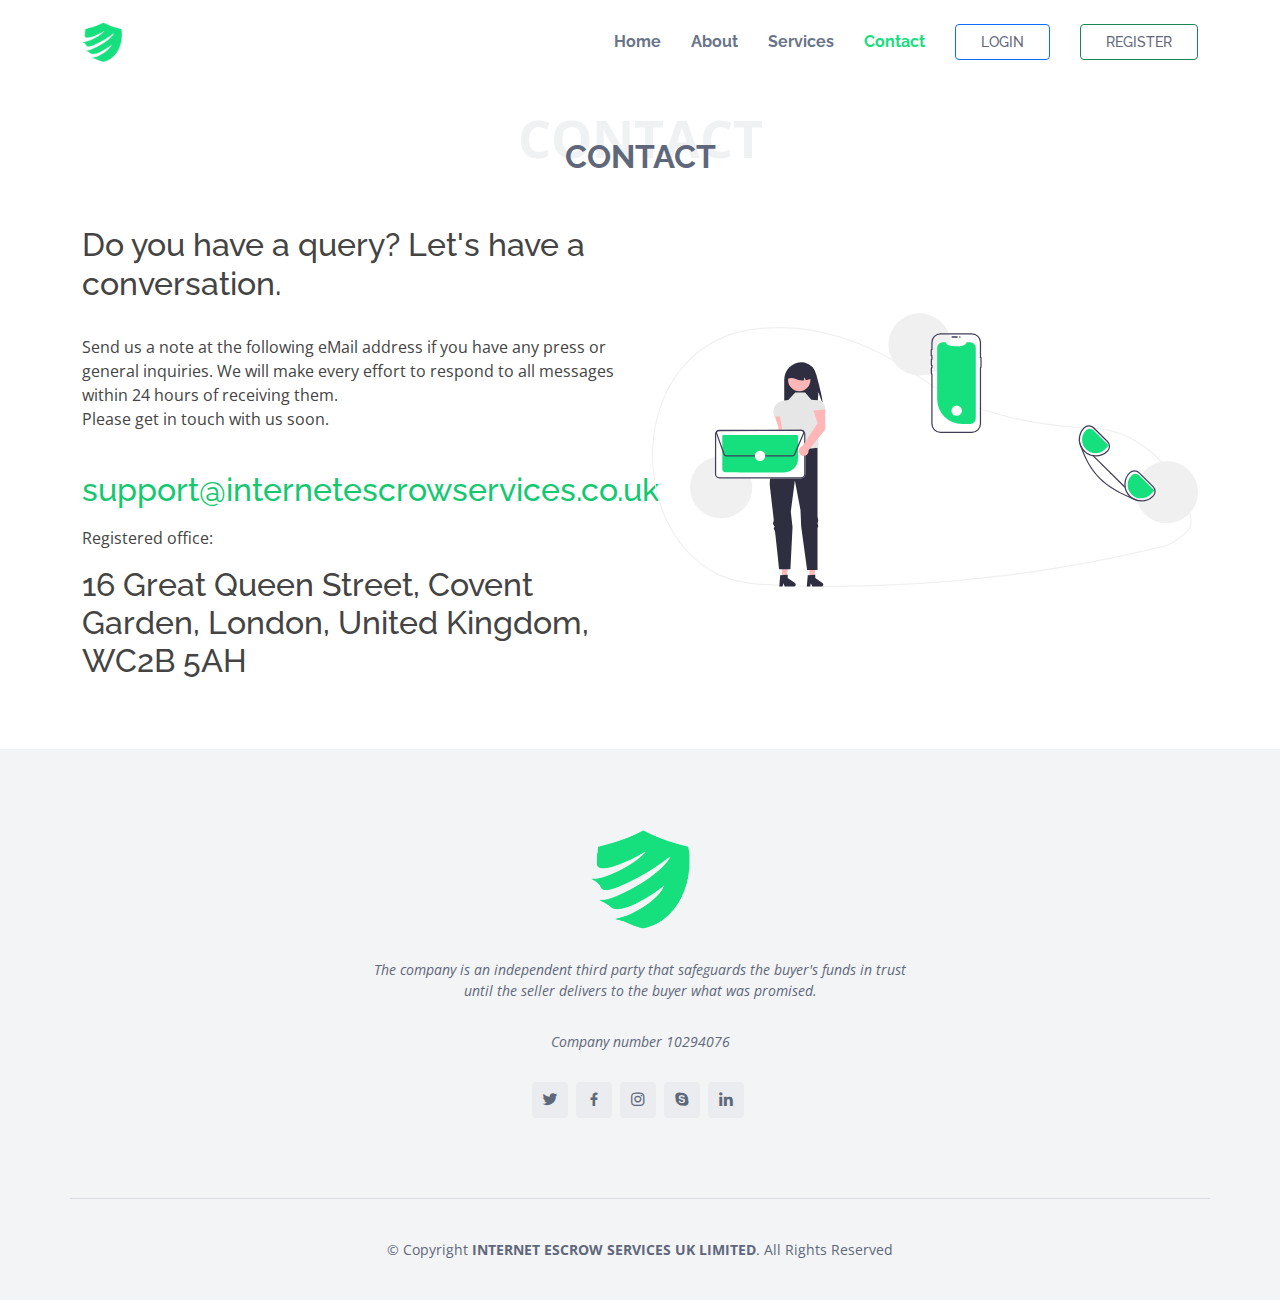
<file: contact.html>
<!DOCTYPE html>
<html lang="en">

<head>
  <meta charset="utf-8">
  <meta content="width=device-width, initial-scale=1.0" name="viewport">

  <title>INTERNET ESCROW SERVICES UK LIMITED</title>
  <meta content="" name="description">
  <meta content="" name="keywords">

  <!-- Favicons -->
  <link href="assets/img/favicon.png" rel="icon">
  <link href="assets/img/apple-touch-icon.png" rel="apple-touch-icon">

  <!-- Google Fonts -->
  <link href="https://fonts.googleapis.com/css?family=Open+Sans:300,300i,400,400i,600,600i,700,700i|Raleway:300,300i,400,400i,500,500i,600,600i,700,700i|Poppins:300,300i,400,400i,500,500i,600,600i,700,700i" rel="stylesheet">

  <!-- Vendor CSS Files -->
  <link href="assets/vendor/bootstrap/css/bootstrap.min.css" rel="stylesheet">
  <link href="assets/vendor/bootstrap-icons/bootstrap-icons.css" rel="stylesheet">
  <link href="assets/vendor/boxicons/css/boxicons.min.css" rel="stylesheet">
  <link href="assets/vendor/glightbox/css/glightbox.min.css" rel="stylesheet">
  <link href="assets/vendor/swiper/swiper-bundle.min.css" rel="stylesheet">

  <!-- Template Main CSS File -->
  <link href="assets/css/style.css" rel="stylesheet">

  <!-- =======================================================
  * Template Name: eNno - v4.7.0
  * Template URL: https://bootstrapmade.com/enno-free-simple-bootstrap-template/
  * Author: BootstrapMade.com
  * License: https://bootstrapmade.com/license/
  ======================================================== -->
</head>

<body>

  <!-- ======= Header ======= -->
  <header id="header" class="fixed-top">
    <div class="container d-flex align-items-center justify-content-between">
      <h1 class="logo"><a href="index.html"><img src="assets/img/logo.png" width="40" height="40"></a></h1>
      <!-- Uncomment below if you prefer to use an image logo -->
      <!-- <a href="index.html" class="logo"><img src="assets/img/logo.png" alt="" class="img-fluid"></a>-->

      <nav id="navbar" class="navbar">
        <ul>
          <li><a class="nav-link scrollto " href="index.html">Home</a></li>
          <li><a class="nav-link scrollto" href="about.html">About</a></li>
          <li><a class="nav-link scrollto" href="services.html">Services</a></li>
          <!-- <li><a class="nav-link scrollto " href="#portfolio">Portfolio</a></li>
          <li><a class="nav-link scrollto" href="#team">Team</a></li> -->
          <!-- <li class="dropdown"><a href="#"><span>Drop Down</span> <i class="bi bi-chevron-down"></i></a>
            <ul>
              <li><a href="#">Drop Down 1</a></li>
              <li class="dropdown"><a href="#"><span>Deep Drop Down</span> <i class="bi bi-chevron-right"></i></a>
                <ul>
                  <li><a href="#">Deep Drop Down 1</a></li>
                  <li><a href="#">Deep Drop Down 2</a></li>
                  <li><a href="#">Deep Drop Down 3</a></li>
                  <li><a href="#">Deep Drop Down 4</a></li>
                  <li><a href="#">Deep Drop Down 5</a></li>
                </ul>
              </li>
              <li><a href="#">Drop Down 2</a></li>
              <li><a href="#">Drop Down 3</a></li>
              <li><a href="#">Drop Down 4</a></li>
            </ul>
          </li> -->
          <li><a class="nav-link scrollto active" href="contact.html">Contact</a></li>
          <li><a class="getstarted scrollto border border-primary" href="dashboard/pages/sign-in.php">LOGIN</a></li>
          <li><a class="getstarted scrollto border border-success" href="dashboard/pages/sign-up.php">REGISTER</a></li>
        </ul>
        <i class="bi bi-list mobile-nav-toggle"></i>
      </nav><!-- .navbar -->

    </div>
  </header><!-- End Header -->

  <main id="main mt-4">

    <!-- ======= Contact Section ======= -->
    <section id="contact" class="contact mt-5">
      <div class="container">

        <div class="section-title">
          <span>Contact</span>
          <h2>Contact</h2>
          <!-- <p>Sit sint consectetur velit quisquam cupiditate impedit suscipit alias</p> -->
        </div>

        <div class="row">

          <div class="col-lg-6">
            
            <h2>Do you have a query? Let's have a conversation.</h2><br>
            <p>
                Send us a note at the following eMail address if you have any press or general inquiries. We will make every effort to respond to all messages within 24 hours of receiving them.
                <br>
                Please get in touch with us soon.
            </p><br>
            <h2><a href="mailto:support@internetescrowservices.co.uk">support@internetescrowservices.co.uk</a></h2>
            <p class="mt-3">Registered office:</p>
            
            <h2>16 Great Queen Street, Covent Garden, London, United Kingdom, WC2B 5AH</h2>
              

          </div>

          <div class="col-lg-6 mt-5 mt-lg-0 d-flex align-items-stretch">
            
<svg xmlns="http://www.w3.org/2000/svg" data-name="Layer 1" width="894.24907" height="448.2822" viewBox="0 0 894.24907 448.2822" xmlns:xlink="http://www.w3.org/1999/xlink"><path d="M447.36954,674.1411q-40.47485,0-80.82885-1.44922c-38.44043-1.38086-78.18993-2.80762-115.13556-23.29883-25.84506-14.333-48.73487-37.3291-66.19418-66.50391a223.77042,223.77042,0,0,1-25.36927-63.60449,261.47594,261.47594,0,0,1,.95286-123.77929,219.83406,219.83406,0,0,1,14.7411-40.40039c26.94295-55.79346,76.08491-93.2461,134.82585-102.75391a6.80653,6.80653,0,0,1,1.463-.03125c.26419.01416.52753.0293.796.01807l.3456-.10987a16.88152,16.88152,0,0,1,2.72076-.69824c90.59405-13.48682,186.365,13.80176,276.95228,78.91357,70.04208,50.35108,162.86753,77.46436,283.78131,82.88916l1.71659.08985c33.6596,1.93359,66.21835,15.81054,94.16038,40.13281,27.57946,24.00586,48.28706,56.03418,59.88378,92.624,1.42568,4.46094,2.73262,9.1045,3.88437,13.80079a26.0388,26.0388,0,0,1-6.941,24.69042v.00879l-.30109.30957c-.72471.72071-1.48759,1.41211-2.26743,2.05567l-.91682.75586c-7.72718,6.36523-13.83023,11.39355-21.13462,15.29883a64.98321,64.98321,0,0,1-15.41875,5.82128c-29.46525,7.1836-59.38763,13.84375-88.936,19.79688-57.3848,11.57031-116.28137,21.11523-175.05411,28.36816A2269.14089,2269.14089,0,0,1,447.36954,674.1411Zm-136.232-419.84522a3.50685,3.50685,0,0,0-.5394.03662c-58.19178,9.41895-106.86855,46.50391-133.54434,101.74512a217.62434,217.62434,0,0,0-14.59523,40,259.18846,259.18846,0,0,0-.941,122.68067,221.62191,221.62191,0,0,0,25.12332,62.99609c17.28842,28.88867,39.94414,51.6543,65.51823,65.83594,36.614,20.30761,76.17609,21.72851,114.43587,23.10156a2266.31375,2266.31375,0,0,0,358.31544-15.59473c58.73458-7.249,117.593-16.78711,174.94-28.35058,29.52843-5.94825,59.43-12.60352,88.87535-19.78321a63.35819,63.35819,0,0,0,15.04728-5.67871c7.15725-3.82617,13.20219-8.80664,20.85517-15.11133l.91681-.75488c.67044-.55371,1.32858-1.14551,1.9583-1.76074l.18065-.18945c6.2892-6.33887,8.73475-14.70215,6.70987-22.94434v-.001c-1.13944-4.64648-2.4324-9.24023-3.84366-13.65527-23.69-74.74609-84.97359-127.56934-152.49635-131.44727l-1.70726-.08984c-55.23185-2.47851-103.56386-9.34375-147.75156-20.99023-52.74984-13.90235-98.80127-34.83008-136.87574-62.20069-90.24209-64.8623-185.61273-92.04931-275.81114-78.62646a15.47307,15.47307,0,0,0-2.47862.64258l-.62294.17431a9.37442,9.37442,0,0,1-1.06184-.01269C311.53655,254.30663,311.3347,254.29588,311.13751,254.29588Z" transform="translate(-152.87546 -225.8589)" fill="#f0f0f0"/><path d="M432.2022,371.9146c-2.498-2.39659-5.05306-15.76155-8.24216-17.11834,2.38389,5.2686.65305,6.66348.64035,12.44567a39.12306,39.12306,0,0,1-1.14125,9.74477H369.435V334.82486a28.84672,28.84672,0,0,1,28.84757-28.84758,17.21385,17.21385,0,0,1,4.27584.626A27.42847,27.42847,0,0,1,421.909,326.0071C426.02756,341.06071,432.57759,366.11854,432.2022,371.9146Z" transform="translate(-152.87546 -225.8589)" fill="#2f2e41"/><path d="M372.605,423.78163l.02663-32.86268L353.314,392.64521l6.81759,20.7264-3.19073,52.09644a8.17282,8.17282,0,1,0,9.88987,6.88859Z" transform="translate(-152.87546 -225.8589)" fill="#ffb6b6"/><polygon points="257.746 432.76 265.55 432.759 269.263 402.657 257.744 402.657 257.746 432.76" fill="#ffb6b6"/><path d="M407.97822,654.76874l12.33707-.73635v5.28573l11.7292,8.10061a3.30167,3.30167,0,0,1-1.87612,6.01864H415.48062L412.949,668.209l-.98849,5.2284h-5.53786Z" transform="translate(-152.87546 -225.8589)" fill="#2f2e41"/><polygon points="212.62 432.76 220.425 432.759 224.137 402.657 212.619 402.657 212.62 432.76" fill="#ffb6b6"/><path d="M362.85281,654.76874l12.33707-.73635v5.28573l11.72919,8.10061a3.30167,3.30167,0,0,1-1.87612,6.01864H370.35521l-2.53166-5.2284-.98848,5.2284H361.2972Z" transform="translate(-152.87546 -225.8589)" fill="#2f2e41"/><path d="M403.67163,355.43027l-16.16732.317-11.41223,12.04624-9.14932,1.3419a18.2656,18.2656,0,0,0-15.57717,16.89718v0l1.585,8.70644h9.51019l5.50164,32.30284c-2.13925,5.4511-2.28468,9.75391,2.10651,11.444l13.63127,25.67751L423.96,446.09408c2.04173-3.51013,2.696-7.03574.609-10.46423l2.87806-49.45h9.67743v0c0-9.24869-3.12837-17.04569-12.31963-18.07484a108.65383,108.65383,0,0,0-10.98908-.62852Z" transform="translate(-152.87546 -225.8589)" fill="#e6e6e6"/><path d="M423.96,446.09408s-39.30879,6.97414-53.89108-7.60815c0,0-1.48046,2.51333-3.71127,6.68153-.64153,1.19868-1.88058,2.0107-2.62886,3.46267-.68006,1.31961-2.4292,2.94192-3.17006,4.43857-.596,1.204.36014,2.77744-.26,4.07817-7.46789,15.66368-16.19278,37.75861-14.32228,52.34848,1.20624,9.40867,3.69764,31.30177,6.32152,54.81615.205,1.83719-1.45549,4.19725-1.24942,6.04906.19432,1.74621,2.25519,2.98365,2.44951,4.73391.129,1.16211-1.31017,2.34755-1.18148,3.50826.14118,1.27343,1.8502,2.52186,1.99063,3.79039,3.59444,32.46814,6.88554,62.78094,6.88554,62.78094h18.38637l3.46913-69.2317-2.83512-25.23619,6.65714-51.038,9.19318,48.502,1.18261,27.29716,9.71542,70.9748H423.96v-68.708l1.268-3.56944-1.268-4.57787,1.268-4.93232-1.268-5.37164Z" transform="translate(-152.87546 -225.8589)" fill="#2f2e41"/><path d="M408.634,346.05478a18.326,18.326,0,1,1,3.17509-15.31446c.05272.21964.09718.43807.14038.66481A18.301,18.301,0,0,1,408.634,346.05478Z" transform="translate(-152.87546 -225.8589)" fill="#ffb6b6"/><path d="M404.81288,335.59833a9.633,9.633,0,0,0-2.815-5.10383,13.1421,13.1421,0,0,1-.76086,5.50961,25.3951,25.3951,0,0,1-13.95455-2.76428c-3.23345-2.19366-7.34819-2.00351-12.14136,0a17.75012,17.75012,0,0,1,17.75236-17.75236h3.17006a17.75559,17.75559,0,0,1,17.75235,17.75236A52.85225,52.85225,0,0,1,404.81288,335.59833Z" transform="translate(-152.87546 -225.8589)" fill="#2f2e41"/><circle cx="113.24907" cy="285" r="51" fill="#f0f0f0"/><circle cx="438.24907" cy="51" r="51" fill="#f0f0f0"/><circle cx="843.24907" cy="293" r="51" fill="#f0f0f0"/><path d="M683.12454,282.42068V398.06673A9.11863,9.11863,0,0,1,674.101,407.186a.80182.80182,0,0,1-.09986.00416H660.54129a40.6065,40.6065,0,0,1-40.6065-40.6065v-84.163a9.12338,9.12338,0,0,1,9.12338-9.12338l5.454,0c-2.52672,7.37064,31.7654,10.47377,33.648,0l5.841,0A9.12341,9.12341,0,0,1,683.12454,282.42068Z" transform="translate(-152.87546 -225.8589)" fill="#16df7e"/><path d="M643.18162,264.64967a1.19706,1.19706,0,0,1,1.19565-1.19566h8.13043a1.19566,1.19566,0,0,1,0,2.39131h-8.13043A1.19706,1.19706,0,0,1,643.18162,264.64967Z" transform="translate(-152.87546 -225.8589)" fill="#3f3d56"/><path d="M676.79446,421.8589h-51.416a15.06329,15.06329,0,0,1-15.04639-15.0459V325.9717a2.18651,2.18651,0,0,1-.91113-1.77881v-8.13037a2.18557,2.18557,0,0,1,.91113-1.77832v-2.18213a2.1856,2.1856,0,0,1-.91113-1.77832v-8.13086a2.18557,2.18557,0,0,1,.91113-1.77832v-3.94385a2.18353,2.18353,0,0,1-1.15039-1.92969v-8.13037a2.1843,2.1843,0,0,1,1.15039-1.93018V273.67384A15.06329,15.06329,0,0,1,625.37844,258.628h51.416a15.06288,15.06288,0,0,1,15.0459,15.04589V297.23a1.8859,1.8859,0,0,1,.88574,1.59814v15.50293a1.88674,1.88674,0,0,1-.88574,1.59863V406.813A15.06288,15.06288,0,0,1,676.79446,421.8589ZM625.37844,260.628a13.061,13.061,0,0,0-13.04639,13.04589v12.50782l-.96191.03711a.19547.19547,0,0,0-.18848.19189V294.541a.19617.19617,0,0,0,.18848.1919l.96191.03662v7.04931l-.76074.1875a.19651.19651,0,0,0-.15039.18653v8.13086a.19651.19651,0,0,0,.15039.18652l.76074.1875v4.99072l-.76074.1875a.19651.19651,0,0,0-.15039.18653v8.13037a.19664.19664,0,0,0,.15039.187l.76074.1875V406.813a13.061,13.061,0,0,0,13.04639,13.0459h51.416a13.0609,13.0609,0,0,0,13.0459-13.0459V314.2173h.88574V298.9424h-.88574V273.67384a13.06089,13.06089,0,0,0-13.0459-13.04589Z" transform="translate(-152.87546 -225.8589)" fill="#3f3d56"/><circle cx="504.1757" cy="38.79076" r="1.19565" fill="#3f3d56"/><path d="M396.95559,496.26173H263.16848a7.18838,7.18838,0,0,1-7.16992-7.16894v-65.189a7.1884,7.1884,0,0,1,7.16894-7.16992H396.95461a7.18841,7.18841,0,0,1,7.16993,7.16895v65.189A7.1884,7.1884,0,0,1,396.95559,496.26173Z" transform="translate(-152.87546 -225.8589)" fill="#fff"/><path d="M396.95559,496.26173H263.16848a7.18838,7.18838,0,0,1-7.16992-7.16894v-65.189a7.1884,7.1884,0,0,1,7.16894-7.16992H396.95461a7.18841,7.18841,0,0,1,7.16993,7.16895v65.189A7.1884,7.1884,0,0,1,396.95559,496.26173ZM263.16848,418.7339a5.18526,5.18526,0,0,0-5.16992,5.1709v65.187a5.18494,5.18494,0,0,0,5.1709,5.16992H396.95364a5.18515,5.18515,0,0,0,5.1709-5.17089v-65.187a5.18527,5.18527,0,0,0-5.1709-5.16992Z" transform="translate(-152.87546 -225.8589)" fill="#3f3d56"/><path d="M337.23235,486.62784c-26.38574,0-53.89882-.25214-64.16427-.41561a5.17627,5.17627,0,0,1-5.06954-5.15521V427.09538a1.82954,1.82954,0,0,1,1.823-1.82756H390.29728a1.82942,1.82942,0,0,1,1.82726,1.8227v36.612a22.84157,22.84157,0,0,1-22.45691,22.75218C360.10027,486.57927,348.7713,486.62784,337.23235,486.62784Z" transform="translate(-152.87546 -225.8589)" fill="#16df7e"/><path d="M383.146,460.33888H274.28664a4.43849,4.43849,0,0,1-4.16406-2.93554l-12.32129-34.56641a4.4228,4.4228,0,0,1,4.15772-5.90674l136.07226-.18945a4.42312,4.42312,0,0,1,4.35938,5.19775l.105.04444-.39063.91162-.0039.00927-14.895,34.75538A4.40962,4.40962,0,0,1,383.146,460.33888Zm14.8916-41.59814-136.07471.18945a2.42256,2.42256,0,0,0-2.27783,3.23535l12.3208,34.56494a2.43347,2.43347,0,0,0,2.28223,1.6084H383.146a2.4131,2.4131,0,0,0,2.22168-1.46679l14.89551-34.75635.73242.314-.73242-.314a2.42117,2.42117,0,0,0-2.22559-3.375Z" transform="translate(-152.87546 -225.8589)" fill="#3f3d56"/><circle cx="176.98309" cy="233.4802" r="8.52402" fill="#fff"/><circle cx="498.98309" cy="159.4802" r="8.52402" fill="#fff"/><path d="M974.25454,508.9789l-22.77-22.48a11.884,11.884,0,0,0-8.43-3.46h-.08a11.9143,11.9143,0,0,0-8.46,3.56,27.99135,27.99135,0,0,0-.49,38.84c.24.26.49.51.74.76a27.248,27.248,0,0,0,4.56,3.65,27.67639,27.67639,0,0,0,15.11,4.43h.17a27.82649,27.82649,0,0,0,19.75-8.32,12.023,12.023,0,0,0-.1-16.98Zm-1.32,15.57a26.09171,26.09171,0,0,1-32.76,3.48,26.78641,26.78641,0,0,1-4.01-3.25,26.00168,26.00168,0,0,1-.23-36.77,9.91308,9.91308,0,0,1,7.06-2.97h.06a9.911,9.911,0,0,1,7.02,2.88l22.77,22.49a10.00707,10.00707,0,0,1,.09,14.14Z" transform="translate(-152.87546 -225.8589)" fill="#3f3d56"/><path d="M899.54452,435.19887l-22.77-22.49a11.92636,11.92636,0,0,0-8.43-3.46h-.07a11.947,11.947,0,0,0-8.47,3.56994,28.07691,28.07691,0,0,0-4.72,33l.01.01a27.562,27.562,0,0,0,4.33,5.93c.19.22.41.44.63.66a27.83532,27.83532,0,0,0,19.67,8.08h.18a27.854,27.854,0,0,0,19.75-8.33,11.99892,11.99892,0,0,0-.11-16.97Zm-1.32,15.57a25.85541,25.85541,0,0,1-18.33,7.73h-.17a26.00049,26.00049,0,0,1-18.49-44.27,10.00761,10.00761,0,0,1,14.14-.09l22.77,22.48A10.01911,10.01911,0,0,1,898.22451,450.76888Z" transform="translate(-152.87546 -225.8589)" fill="#3f3d56"/><path d="M975.70994,516.04649l-25.1032-24.79357a8.72678,8.72678,0,0,0-12.32743.0765,22,22,0,1,0,31.30516,30.919Z" transform="translate(-152.87546 -225.8589)" fill="#16df7e"/><path d="M901.00443,442.26243l-25.1032-24.79356a8.72676,8.72676,0,0,0-12.32743.0765,22,22,0,1,0,31.30516,30.919Z" transform="translate(-152.87546 -225.8589)" fill="#16df7e"/><path d="M948.12454,531.48891l-.6,1.57995q-4.23-1.60491-8.2-3.22c-46.88-19.13-69.26-41.52-84.23-84.02l-.01-.01q-1.065-3-2.07-6.13995l1.58-.51a25.54187,25.54187,0,0,0,2.3,5.78q1.23,3.495,2.53,6.81c14.07,35.87,34.82,56.37,74.6,73.68q3,1.30507,6.15,2.59A26.08663,26.08663,0,0,0,948.12454,531.48891Z" transform="translate(-152.87546 -225.8589)" fill="#3f3d56"/><rect x="900.62305" y="448.539" width="2.00052" height="73.00017" transform="translate(-229.92517 559.82386) rotate(-45.35527)" fill="#3f3d56"/><path d="M436.64029,416.17348l.02662-32.86269-19.31762,1.72627,6.81759,20.7264-24.74716,37.51415a8.17278,8.17278,0,1,0,9.88987,6.88859Z" transform="translate(-152.87546 -225.8589)" fill="#ffb6b6"/></svg>
          </div>

        </div>

      </div>
    </section><!-- End Contact Section -->

  </main><!-- End #main -->

  <!-- ======= Footer ======= -->
  <footer id="footer">

    <div class="footer-top">

      <div class="container">

        <div class="row  justify-content-center">
          <div class="col-lg-6">
            <h3><img src="assets/img/logo.png" width="100" height="100"></h3>
            <p>The company is an independent third party that safeguards the buyer's funds in trust until the seller delivers to the buyer what was promised.</p>
            <p>Company number 10294076</p>
          </div>
        </div>


        <div class="social-links">
          <a href="#" class="twitter"><i class="bx bxl-twitter"></i></a>
          <a href="#" class="facebook"><i class="bx bxl-facebook"></i></a>
          <a href="#" class="instagram"><i class="bx bxl-instagram"></i></a>
          <a href="#" class="google-plus"><i class="bx bxl-skype"></i></a>
          <a href="#" class="linkedin"><i class="bx bxl-linkedin"></i></a>
        </div>

      </div>
    </div>

    <div class="container footer-bottom text-center">
      <div class="text-center">
        &copy; Copyright <strong><span>INTERNET ESCROW SERVICES UK LIMITED</span></strong>. All Rights Reserved
      </div>
    </div>
  </footer><!-- End Footer -->

  <a href="#" class="back-to-top d-flex align-items-center justify-content-center"><i class="bi bi-arrow-up-short"></i></a>

  <!-- Vendor JS Files -->
  <script src="assets/vendor/purecounter/purecounter.js"></script>
  <script src="assets/vendor/bootstrap/js/bootstrap.bundle.min.js"></script>
  <script src="assets/vendor/glightbox/js/glightbox.min.js"></script>
  <script src="assets/vendor/isotope-layout/isotope.pkgd.min.js"></script>
  <script src="assets/vendor/swiper/swiper-bundle.min.js"></script>
  <script src="assets/vendor/php-email-form/validate.js"></script>

  <!-- Template Main JS File -->
  <script src="assets/js/main.js"></script>

</body>

</html>
</file>
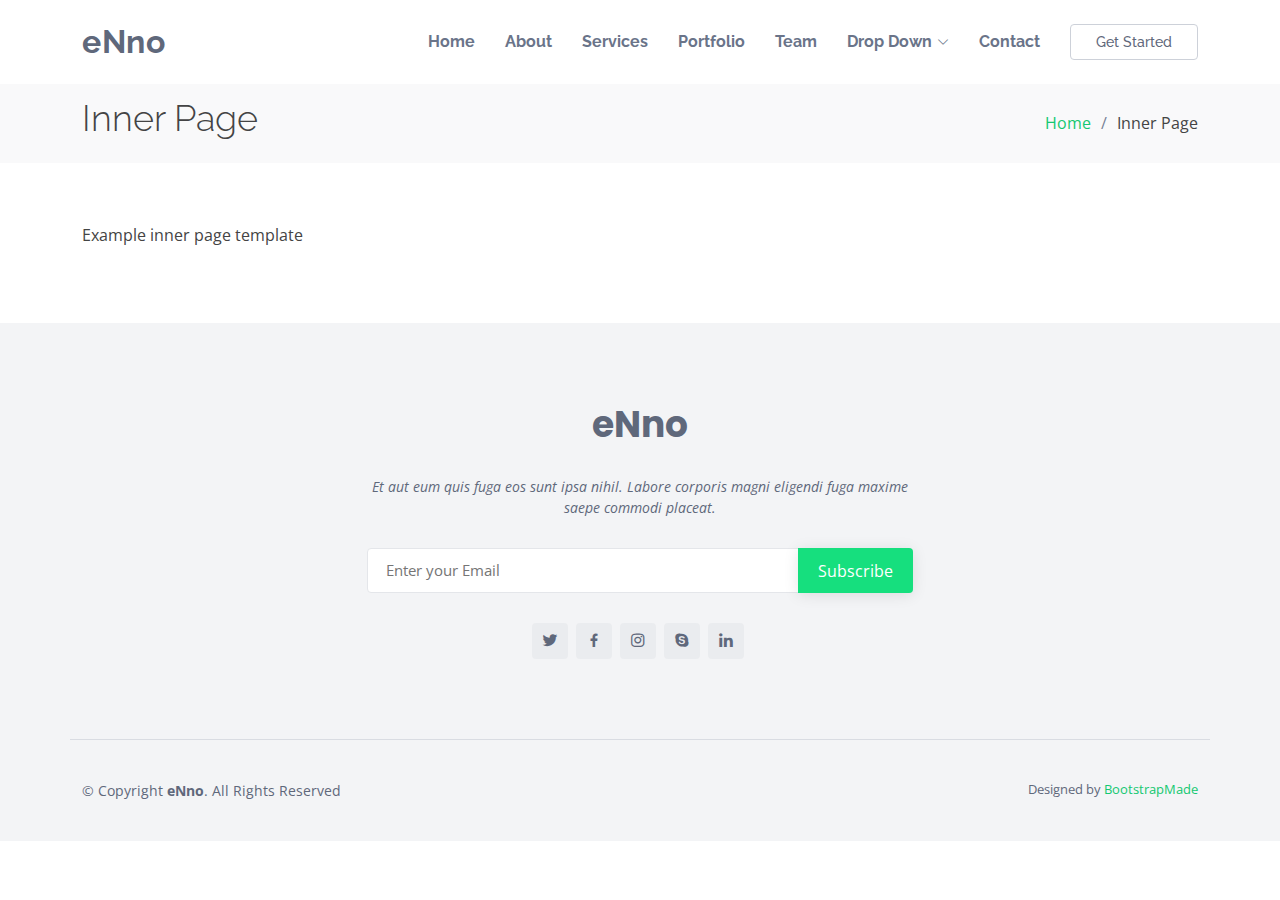
<file: inner-page.html>
<!DOCTYPE html>
<html lang="en">

<head>
  <meta charset="utf-8">
  <meta content="width=device-width, initial-scale=1.0" name="viewport">

  <title>Inner Page - eNno Bootstrap Template</title>
  <meta content="" name="description">
  <meta content="" name="keywords">

  <!-- Favicons -->
  <link href="assets/img/favicon.png" rel="icon">
  <link href="assets/img/apple-touch-icon.png" rel="apple-touch-icon">

  <!-- Google Fonts -->
  <link href="https://fonts.googleapis.com/css?family=Open+Sans:300,300i,400,400i,600,600i,700,700i|Raleway:300,300i,400,400i,500,500i,600,600i,700,700i|Poppins:300,300i,400,400i,500,500i,600,600i,700,700i" rel="stylesheet">

  <!-- Vendor CSS Files -->
  <link href="assets/vendor/bootstrap/css/bootstrap.min.css" rel="stylesheet">
  <link href="assets/vendor/bootstrap-icons/bootstrap-icons.css" rel="stylesheet">
  <link href="assets/vendor/boxicons/css/boxicons.min.css" rel="stylesheet">
  <link href="assets/vendor/glightbox/css/glightbox.min.css" rel="stylesheet">
  <link href="assets/vendor/swiper/swiper-bundle.min.css" rel="stylesheet">

  <!-- Template Main CSS File -->
  <link href="assets/css/style.css" rel="stylesheet">

  <!-- =======================================================
  * Template Name: eNno - v4.7.0
  * Template URL: https://bootstrapmade.com/enno-free-simple-bootstrap-template/
  * Author: BootstrapMade.com
  * License: https://bootstrapmade.com/license/
  ======================================================== -->
</head>

<body>

  <!-- ======= Header ======= -->
  <header id="header" class="fixed-top">
    <div class="container d-flex align-items-center justify-content-between">

      <h1 class="logo"><a href="index.html">eNno</a></h1>
      <!-- Uncomment below if you prefer to use an image logo -->
      <!-- <a href="index.html" class="logo"><img src="assets/img/logo.png" alt="" class="img-fluid"></a>-->

      <nav id="navbar" class="navbar">
        <ul>
          <li><a class="nav-link scrollto " href="#hero">Home</a></li>
          <li><a class="nav-link scrollto" href="#about">About</a></li>
          <li><a class="nav-link scrollto" href="#services">Services</a></li>
          <li><a class="nav-link scrollto " href="#portfolio">Portfolio</a></li>
          <li><a class="nav-link scrollto" href="#team">Team</a></li>
          <li class="dropdown"><a href="#"><span>Drop Down</span> <i class="bi bi-chevron-down"></i></a>
            <ul>
              <li><a href="#">Drop Down 1</a></li>
              <li class="dropdown"><a href="#"><span>Deep Drop Down</span> <i class="bi bi-chevron-right"></i></a>
                <ul>
                  <li><a href="#">Deep Drop Down 1</a></li>
                  <li><a href="#">Deep Drop Down 2</a></li>
                  <li><a href="#">Deep Drop Down 3</a></li>
                  <li><a href="#">Deep Drop Down 4</a></li>
                  <li><a href="#">Deep Drop Down 5</a></li>
                </ul>
              </li>
              <li><a href="#">Drop Down 2</a></li>
              <li><a href="#">Drop Down 3</a></li>
              <li><a href="#">Drop Down 4</a></li>
            </ul>
          </li>
          <li><a class="nav-link scrollto" href="#contact">Contact</a></li>
          <li><a class="getstarted scrollto" href="#about">Get Started</a></li>
        </ul>
        <i class="bi bi-list mobile-nav-toggle"></i>
      </nav><!-- .navbar -->

    </div>
  </header><!-- End Header -->

  <main id="main">

    <!-- ======= Breadcrumbs ======= -->
    <section class="breadcrumbs">
      <div class="container">

        <div class="d-flex justify-content-between align-items-center">
          <h2>Inner Page</h2>
          <ol>
            <li><a href="index.html">Home</a></li>
            <li>Inner Page</li>
          </ol>
        </div>

      </div>
    </section><!-- End Breadcrumbs -->

    <section class="inner-page">
      <div class="container">
        <p>
          Example inner page template
        </p>
      </div>
    </section>

  </main><!-- End #main -->

  <!-- ======= Footer ======= -->
  <footer id="footer">

    <div class="footer-top">

      <div class="container">

        <div class="row  justify-content-center">
          <div class="col-lg-6">
            <h3>eNno</h3>
            <p>Et aut eum quis fuga eos sunt ipsa nihil. Labore corporis magni eligendi fuga maxime saepe commodi placeat.</p>
          </div>
        </div>

        <div class="row footer-newsletter justify-content-center">
          <div class="col-lg-6">
            <form action="" method="post">
              <input type="email" name="email" placeholder="Enter your Email"><input type="submit" value="Subscribe">
            </form>
          </div>
        </div>

        <div class="social-links">
          <a href="#" class="twitter"><i class="bx bxl-twitter"></i></a>
          <a href="#" class="facebook"><i class="bx bxl-facebook"></i></a>
          <a href="#" class="instagram"><i class="bx bxl-instagram"></i></a>
          <a href="#" class="google-plus"><i class="bx bxl-skype"></i></a>
          <a href="#" class="linkedin"><i class="bx bxl-linkedin"></i></a>
        </div>

      </div>
    </div>

    <div class="container footer-bottom clearfix">
      <div class="copyright">
        &copy; Copyright <strong><span>eNno</span></strong>. All Rights Reserved
      </div>
      <div class="credits">
        <!-- All the links in the footer should remain intact. -->
        <!-- You can delete the links only if you purchased the pro version. -->
        <!-- Licensing information: https://bootstrapmade.com/license/ -->
        <!-- Purchase the pro version with working PHP/AJAX contact form: https://bootstrapmade.com/enno-free-simple-bootstrap-template/ -->
        Designed by <a href="https://bootstrapmade.com/">BootstrapMade</a>
      </div>
    </div>
  </footer><!-- End Footer -->

  <a href="#" class="back-to-top d-flex align-items-center justify-content-center"><i class="bi bi-arrow-up-short"></i></a>

  <!-- Vendor JS Files -->
  <script src="assets/vendor/purecounter/purecounter.js"></script>
  <script src="assets/vendor/bootstrap/js/bootstrap.bundle.min.js"></script>
  <script src="assets/vendor/glightbox/js/glightbox.min.js"></script>
  <script src="assets/vendor/isotope-layout/isotope.pkgd.min.js"></script>
  <script src="assets/vendor/swiper/swiper-bundle.min.js"></script>
  <script src="assets/vendor/php-email-form/validate.js"></script>

  <!-- Template Main JS File -->
  <script src="assets/js/main.js"></script>

</body>

</html>
</file>
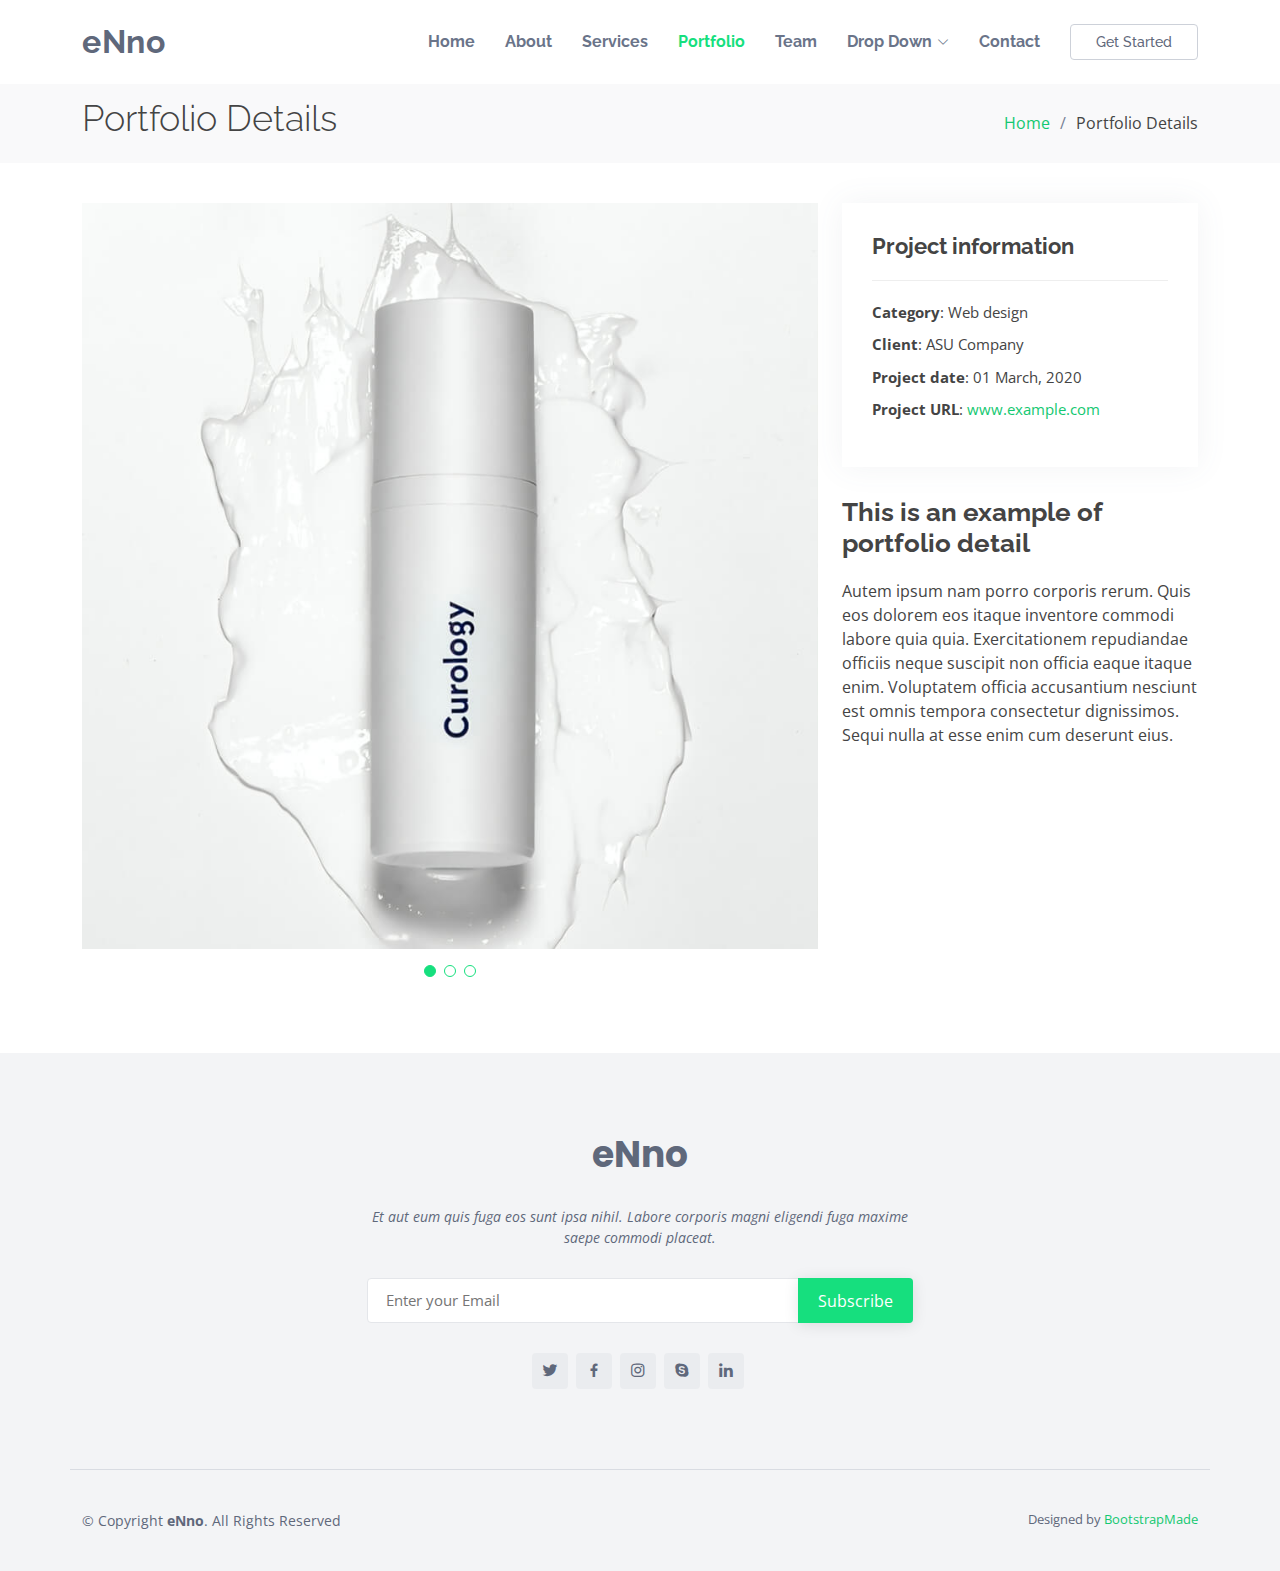
<file: portfolio-details.html>
<!DOCTYPE html>
<html lang="en">

<head>
  <meta charset="utf-8">
  <meta content="width=device-width, initial-scale=1.0" name="viewport">

  <title>Portfolio Details - eNno Bootstrap Template</title>
  <meta content="" name="description">
  <meta content="" name="keywords">

  <!-- Favicons -->
  <link href="assets/img/favicon.png" rel="icon">
  <link href="assets/img/apple-touch-icon.png" rel="apple-touch-icon">

  <!-- Google Fonts -->
  <link href="https://fonts.googleapis.com/css?family=Open+Sans:300,300i,400,400i,600,600i,700,700i|Raleway:300,300i,400,400i,500,500i,600,600i,700,700i|Poppins:300,300i,400,400i,500,500i,600,600i,700,700i" rel="stylesheet">

  <!-- Vendor CSS Files -->
  <link href="assets/vendor/bootstrap/css/bootstrap.min.css" rel="stylesheet">
  <link href="assets/vendor/bootstrap-icons/bootstrap-icons.css" rel="stylesheet">
  <link href="assets/vendor/boxicons/css/boxicons.min.css" rel="stylesheet">
  <link href="assets/vendor/glightbox/css/glightbox.min.css" rel="stylesheet">
  <link href="assets/vendor/swiper/swiper-bundle.min.css" rel="stylesheet">

  <!-- Template Main CSS File -->
  <link href="assets/css/style.css" rel="stylesheet">

  <!-- =======================================================
  * Template Name: eNno - v4.7.0
  * Template URL: https://bootstrapmade.com/enno-free-simple-bootstrap-template/
  * Author: BootstrapMade.com
  * License: https://bootstrapmade.com/license/
  ======================================================== -->
</head>

<body>

  <!-- ======= Header ======= -->
  <header id="header" class="fixed-top">
    <div class="container d-flex align-items-center justify-content-between">

      <h1 class="logo"><a href="index.html">eNno</a></h1>
      <!-- Uncomment below if you prefer to use an image logo -->
      <!-- <a href="index.html" class="logo"><img src="assets/img/logo.png" alt="" class="img-fluid"></a>-->

      <nav id="navbar" class="navbar">
        <ul>
          <li><a class="nav-link scrollto " href="#hero">Home</a></li>
          <li><a class="nav-link scrollto" href="#about">About</a></li>
          <li><a class="nav-link scrollto" href="#services">Services</a></li>
          <li><a class="nav-link scrollto active " href="#portfolio">Portfolio</a></li>
          <li><a class="nav-link scrollto" href="#team">Team</a></li>
          <li class="dropdown"><a href="#"><span>Drop Down</span> <i class="bi bi-chevron-down"></i></a>
            <ul>
              <li><a href="#">Drop Down 1</a></li>
              <li class="dropdown"><a href="#"><span>Deep Drop Down</span> <i class="bi bi-chevron-right"></i></a>
                <ul>
                  <li><a href="#">Deep Drop Down 1</a></li>
                  <li><a href="#">Deep Drop Down 2</a></li>
                  <li><a href="#">Deep Drop Down 3</a></li>
                  <li><a href="#">Deep Drop Down 4</a></li>
                  <li><a href="#">Deep Drop Down 5</a></li>
                </ul>
              </li>
              <li><a href="#">Drop Down 2</a></li>
              <li><a href="#">Drop Down 3</a></li>
              <li><a href="#">Drop Down 4</a></li>
            </ul>
          </li>
          <li><a class="nav-link scrollto" href="#contact">Contact</a></li>
          <li><a class="getstarted scrollto" href="#about">Get Started</a></li>
        </ul>
        <i class="bi bi-list mobile-nav-toggle"></i>
      </nav><!-- .navbar -->

    </div>
  </header><!-- End Header -->

  <main id="main">

    <!-- ======= Breadcrumbs ======= -->
    <section id="breadcrumbs" class="breadcrumbs">
      <div class="container">

        <div class="d-flex justify-content-between align-items-center">
          <h2>Portfolio Details</h2>
          <ol>
            <li><a href="index.html">Home</a></li>
            <li>Portfolio Details</li>
          </ol>
        </div>

      </div>
    </section><!-- End Breadcrumbs -->

    <!-- ======= Portfolio Details Section ======= -->
    <section id="portfolio-details" class="portfolio-details">
      <div class="container">

        <div class="row gy-4">

          <div class="col-lg-8">
            <div class="portfolio-details-slider swiper">
              <div class="swiper-wrapper align-items-center">

                <div class="swiper-slide">
                  <img src="assets/img/portfolio/portfolio-1.jpg" alt="">
                </div>

                <div class="swiper-slide">
                  <img src="assets/img/portfolio/portfolio-2.jpg" alt="">
                </div>

                <div class="swiper-slide">
                  <img src="assets/img/portfolio/portfolio-3.jpg" alt="">
                </div>

              </div>
              <div class="swiper-pagination"></div>
            </div>
          </div>

          <div class="col-lg-4">
            <div class="portfolio-info">
              <h3>Project information</h3>
              <ul>
                <li><strong>Category</strong>: Web design</li>
                <li><strong>Client</strong>: ASU Company</li>
                <li><strong>Project date</strong>: 01 March, 2020</li>
                <li><strong>Project URL</strong>: <a href="#">www.example.com</a></li>
              </ul>
            </div>
            <div class="portfolio-description">
              <h2>This is an example of portfolio detail</h2>
              <p>
                Autem ipsum nam porro corporis rerum. Quis eos dolorem eos itaque inventore commodi labore quia quia. Exercitationem repudiandae officiis neque suscipit non officia eaque itaque enim. Voluptatem officia accusantium nesciunt est omnis tempora consectetur dignissimos. Sequi nulla at esse enim cum deserunt eius.
              </p>
            </div>
          </div>

        </div>

      </div>
    </section><!-- End Portfolio Details Section -->

  </main><!-- End #main -->

  <!-- ======= Footer ======= -->
  <footer id="footer">

    <div class="footer-top">

      <div class="container">

        <div class="row  justify-content-center">
          <div class="col-lg-6">
            <h3>eNno</h3>
            <p>Et aut eum quis fuga eos sunt ipsa nihil. Labore corporis magni eligendi fuga maxime saepe commodi placeat.</p>
          </div>
        </div>

        <div class="row footer-newsletter justify-content-center">
          <div class="col-lg-6">
            <form action="" method="post">
              <input type="email" name="email" placeholder="Enter your Email"><input type="submit" value="Subscribe">
            </form>
          </div>
        </div>

        <div class="social-links">
          <a href="#" class="twitter"><i class="bx bxl-twitter"></i></a>
          <a href="#" class="facebook"><i class="bx bxl-facebook"></i></a>
          <a href="#" class="instagram"><i class="bx bxl-instagram"></i></a>
          <a href="#" class="google-plus"><i class="bx bxl-skype"></i></a>
          <a href="#" class="linkedin"><i class="bx bxl-linkedin"></i></a>
        </div>

      </div>
    </div>

    <div class="container footer-bottom clearfix">
      <div class="copyright">
        &copy; Copyright <strong><span>eNno</span></strong>. All Rights Reserved
      </div>
      <div class="credits">
        <!-- All the links in the footer should remain intact. -->
        <!-- You can delete the links only if you purchased the pro version. -->
        <!-- Licensing information: https://bootstrapmade.com/license/ -->
        <!-- Purchase the pro version with working PHP/AJAX contact form: https://bootstrapmade.com/enno-free-simple-bootstrap-template/ -->
        Designed by <a href="https://bootstrapmade.com/">BootstrapMade</a>
      </div>
    </div>
  </footer><!-- End Footer -->

  <a href="#" class="back-to-top d-flex align-items-center justify-content-center"><i class="bi bi-arrow-up-short"></i></a>

  <!-- Vendor JS Files -->
  <script src="assets/vendor/purecounter/purecounter.js"></script>
  <script src="assets/vendor/bootstrap/js/bootstrap.bundle.min.js"></script>
  <script src="assets/vendor/glightbox/js/glightbox.min.js"></script>
  <script src="assets/vendor/isotope-layout/isotope.pkgd.min.js"></script>
  <script src="assets/vendor/swiper/swiper-bundle.min.js"></script>
  <script src="assets/vendor/php-email-form/validate.js"></script>

  <!-- Template Main JS File -->
  <script src="assets/js/main.js"></script>

</body>

</html>
</file>
<file: assets/css/style.css>
/**
* Template Name: eNno - v4.7.0
* Template URL: https://bootstrapmade.com/enno-free-simple-bootstrap-template/
* Author: BootstrapMade.com
* License: https://bootstrapmade.com/license/
*/

/*--------------------------------------------------------------
# General
--------------------------------------------------------------*/
body {
  font-family: "Open Sans", sans-serif;
  color: #444444;
}

a {
  color: #14c871;
  text-decoration: none;
}

a:hover {
  color: #206bfb;
  text-decoration: none;
}

h1, h2, h3, h4, h5, h6 {
  font-family: "Raleway", sans-serif;
}

/*--------------------------------------------------------------
# Back to top button
--------------------------------------------------------------*/
.back-to-top {
  position: fixed;
  visibility: hidden;
  opacity: 0;
  right: 15px;
  bottom: 15px;
  z-index: 996;
  background: #16df7e;
  width: 40px;
  height: 40px;
  border-radius: 4px;
  transition: all 0.4s;
}
.back-to-top i {
  font-size: 24px;
  color: #fff;
  line-height: 0;
}
.back-to-top:hover {
  background: #33eb92;
  color: #fff;
}
.back-to-top.active {
  visibility: visible;
  opacity: 1;
}

/*--------------------------------------------------------------
# Header
--------------------------------------------------------------*/
#header {
  background: #fff;
  transition: all 0.5s;
  z-index: 997;
  padding: 20px 0;
}
#header.header-scrolled {
  box-shadow: 0px 2px 15px rgba(0, 0, 0, 0.1);
  padding: 12px 0;
}
#header .logo {
  font-size: 32px;
  margin: 0;
  padding: 0;
  line-height: 1;
  font-weight: 700;
  letter-spacing: 0.5px;
}
#header .logo a {
  color: #5f687b;
}
#header .logo img {
  max-height: 40px;
}
@media (max-width: 991px) {
  #header {
    padding: 12px 0;
  }
}

/*--------------------------------------------------------------
# Navigation Menu
--------------------------------------------------------------*/
/**
* Desktop Navigation 
*/
.navbar {
  padding: 0;
}
.navbar ul {
  margin: 0;
  padding: 0;
  display: flex;
  list-style: none;
  align-items: center;
}
.navbar li {
  position: relative;
}
.navbar a, .navbar a:focus {
  display: flex;
  align-items: center;
  justify-content: space-between;
  padding: 10px 0 10px 30px;
  font-family: "Raleway", sans-serif;
  font-size: 16px;
  font-weight: 700;
  color: #6a7489;
  white-space: nowrap;
  transition: 0.3s;
}
.navbar a i, .navbar a:focus i {
  font-size: 12px;
  line-height: 0;
  margin-left: 5px;
}
.navbar a:hover, .navbar .active, .navbar .active:focus, .navbar li:hover > a {
  color: #16df7e;
}
.navbar .getstarted, .navbar .getstarted:focus {
  padding: 10px 25px;
  margin-left: 30px;
  border-radius: 4px;
  line-height: 1;
  color: #5f687b;
  font-size: 14px;
  font-weight: 500;
  border: 1px solid #cdd1d9;
}
.navbar .getstarted:hover, .navbar .getstarted:focus:hover {
  background: #206bfb;
  color: #fff;
  border-color: #206bfb;
}
.navbar .dropdown ul {
  display: block;
  position: absolute;
  left: 14px;
  top: calc(100% + 30px);
  margin: 0;
  padding: 10px 0;
  z-index: 99;
  opacity: 0;
  visibility: hidden;
  background: #fff;
  box-shadow: 0px 0px 30px rgba(127, 137, 161, 0.25);
  transition: 0.3s;
  border-radius: 4px;
}
.navbar .dropdown ul li {
  min-width: 200px;
}
.navbar .dropdown ul a {
  padding: 10px 20px;
  font-size: 15px;
  text-transform: none;
  font-weight: 600;
}
.navbar .dropdown ul a i {
  font-size: 12px;
}
.navbar .dropdown ul a:hover, .navbar .dropdown ul .active:hover, .navbar .dropdown ul li:hover > a {
  color: #16df7e;
}
.navbar .dropdown:hover > ul {
  opacity: 1;
  top: 100%;
  visibility: visible;
}
.navbar .dropdown .dropdown ul {
  top: 0;
  left: calc(100% - 30px);
  visibility: hidden;
}
.navbar .dropdown .dropdown:hover > ul {
  opacity: 1;
  top: 0;
  left: 100%;
  visibility: visible;
}
@media (max-width: 1366px) {
  .navbar .dropdown .dropdown ul {
    left: -90%;
  }
  .navbar .dropdown .dropdown:hover > ul {
    left: -100%;
  }
}

/**
* Mobile Navigation 
*/
.mobile-nav-toggle {
  color: #5f687b;
  font-size: 28px;
  cursor: pointer;
  display: none;
  line-height: 0;
  transition: 0.5s;
}
.mobile-nav-toggle.bi-x {
  color: #fff;
}

@media (max-width: 991px) {
  .mobile-nav-toggle {
    display: block;
  }

  .navbar ul {
    display: none;
  }
}
.navbar-mobile {
  position: fixed;
  overflow: hidden;
  top: 0;
  right: 0;
  left: 0;
  bottom: 0;
  background: rgba(73, 80, 94, 0.9);
  transition: 0.3s;
  z-index: 999;
}
.navbar-mobile .mobile-nav-toggle {
  position: absolute;
  top: 15px;
  right: 15px;
}
.navbar-mobile ul {
  display: block;
  position: absolute;
  top: 55px;
  right: 15px;
  bottom: 15px;
  left: 15px;
  padding: 10px 0;
  border-radius: 10px;
  background-color: #fff;
  overflow-y: auto;
  transition: 0.3s;
}
.navbar-mobile a, .navbar-mobile a:focus {
  padding: 10px 20px;
  font-size: 15px;
  color: #5f687b;
}
.navbar-mobile a:hover, .navbar-mobile .active, .navbar-mobile li:hover > a {
  color: #16df7e;
}
.navbar-mobile .getstarted, .navbar-mobile .getstarted:focus {
  margin: 15px;
  padding: 10px 15px;
}
.navbar-mobile .dropdown ul {
  position: static;
  display: none;
  margin: 10px 20px;
  padding: 10px 0;
  z-index: 99;
  opacity: 1;
  visibility: visible;
  background: #fff;
  box-shadow: 0px 0px 30px rgba(127, 137, 161, 0.25);
}
.navbar-mobile .dropdown ul li {
  min-width: 200px;
}
.navbar-mobile .dropdown ul a {
  padding: 10px 20px;
}
.navbar-mobile .dropdown ul a i {
  font-size: 12px;
}
.navbar-mobile .dropdown ul a:hover, .navbar-mobile .dropdown ul .active:hover, .navbar-mobile .dropdown ul li:hover > a {
  color: #16df7e;
}
.navbar-mobile .dropdown > .dropdown-active {
  display: block;
}

/*--------------------------------------------------------------
# Hero Section
--------------------------------------------------------------*/
#hero {
  width: 100%;
  height: 80vh;
  background: #fff;
  padding-top: 82px;
}
#hero h1 {
  margin: 0;
  font-size: 48px;
  font-weight: 700;
  line-height: 56px;
  color: #3e4450;
}
#hero h2 {
  color: #858ea1;
  margin: 10px 0 30px 0;
  font-size: 24px;
}
#hero .btn-get-started {
  font-family: "Raleway", sans-serif;
  font-weight: 500;
  font-size: 16px;
  letter-spacing: 1px;
  display: inline-block;
  padding: 8px 30px 10px 30px;
  border-radius: 4px;
  transition: 0.5s;
  color: #fff;
  background: #16df7e;
  box-shadow: 0 8px 28px rgba(22, 223, 126, 0.45);
}
#hero .btn-get-started:hover {
  background: #206bfb;
  box-shadow: 0 8px 28px rgba(32, 107, 251, 0.45);
}
#hero .btn-watch-video {
  font-size: 16px;
  display: inline-block;
  transition: 0.5s;
  margin-left: 25px;
  color: #5f687b;
  display: inline-flex;
  align-items: center;
  justify-content: center;
}
#hero .btn-watch-video i {
  color: #949cac;
  font-size: 32px;
  line-height: 0;
  margin-right: 8px;
}
#hero .btn-watch-video:hover i {
  color: #16df7e;
}
#hero .animated {
  animation: up-down 2s ease-in-out infinite alternate-reverse both;
}
@media (max-width: 991px) {
  #hero {
    height: 100vh;
  }
  #hero .animated {
    -webkit-animation: none;
    animation: none;
  }
  #hero .hero-img {
    text-align: center;
  }
  #hero .hero-img img {
    width: 50%;
  }
}
@media (max-width: 768px) {
  #hero {
    height: auto;
  }
  #hero h1 {
    font-size: 28px;
    line-height: 36px;
  }
  #hero h2 {
    font-size: 18px;
    line-height: 24px;
    margin-bottom: 30px;
  }
  #hero .hero-img img {
    width: 70%;
  }
}
@media (max-width: 575px) {
  #hero .hero-img img {
    width: 80%;
  }
}

@-webkit-keyframes up-down {
  0% {
    transform: translateY(10px);
  }
  100% {
    transform: translateY(-10px);
  }
}

@keyframes up-down {
  0% {
    transform: translateY(10px);
  }
  100% {
    transform: translateY(-10px);
  }
}
/*--------------------------------------------------------------
# Sections General
--------------------------------------------------------------*/
section {
  padding: 60px 0;
  overflow: hidden;
}

.section-bg {
  background-color: #f9f9fa;
}

.section-title {
  text-align: center;
  padding: 30px 0;
  position: relative;
}
.section-title h2 {
  font-size: 32px;
  font-weight: 700;
  text-transform: uppercase;
  margin-bottom: 20px;
  padding-bottom: 0;
  color: #5f687b;
  position: relative;
  z-index: 2;
}
.section-title span {
  position: absolute;
  top: 30px;
  color: #f0f1f3;
  left: 0;
  right: 0;
  z-index: 1;
  font-weight: 700;
  font-size: 52px;
  text-transform: uppercase;
  line-height: 0;
}
.section-title p {
  margin-bottom: 0;
  position: relative;
  z-index: 2;
}
@media (max-width: 575px) {
  .section-title h2 {
    font-size: 28px;
    margin-bottom: 15px;
  }
  .section-title span {
    font-size: 38px;
  }
}

/*--------------------------------------------------------------
# Featured Services
--------------------------------------------------------------*/
.featured-services {
  padding: 0;
}
.featured-services .icon-box {
  padding: 20px;
  color: #5f687b;
  background: #f9f9fa;
  border-radius: 4px;
  border: 1px solid #f9f9fa;
  transition: 0.3s;
  height: 100%;
}
.featured-services .icon {
  margin: 0 0 15px 0;
}
.featured-services .icon i {
  color: #16df7e;
  font-size: 36px;
}
.featured-services .title {
  font-weight: 600;
  margin-bottom: 15px;
  font-size: 18px;
}
.featured-services .title a {
  color: #5f687b;
  transition: 0.3s;
}
.featured-services .icon-box:hover {
  border-color: #eaecef;
}
.featured-services .icon-box:hover .title a {
  color: #16df7e;
}
.featured-services .description {
  line-height: 24px;
  font-size: 14px;
}

/*--------------------------------------------------------------
# About
--------------------------------------------------------------*/
.about .content h3 {
  font-weight: 700;
  font-size: 32px;
  color: #5f687b;
}
.about .content ul {
  list-style: none;
  padding: 0;
}
.about .content ul li {
  padding-bottom: 10px;
}
.about .content ul i {
  font-size: 20px;
  padding-right: 4px;
  color: #16df7e;
}
.about .content p:last-child {
  margin-bottom: 0;
}

/*--------------------------------------------------------------
# Counts
--------------------------------------------------------------*/
.counts {
  padding-top: 0;
}
.counts .counters span {
  font-size: 48px;
  display: block;
  color: #16df7e;
  font-weight: 700;
}
.counts .counters p {
  padding: 0;
  margin: 0 0 20px 0;
  font-family: "Raleway", sans-serif;
  font-size: 14px;
  font-weight: 600;
}

/*--------------------------------------------------------------
# Services
--------------------------------------------------------------*/
.services .icon-box {
  text-align: center;
  border: 1px solid #fff;
  padding: 80px 20px;
  transition: all ease-in-out 0.3s;
  background: #fff;
}
.services .icon-box .icon {
  margin: 0 auto;
  display: flex;
  align-items: center;
  justify-content: center;
  margin-bottom: 20px;
  transition: ease-in-out 0.3s;
}
.services .icon-box .icon i {
  color: #16df7e;
  font-size: 36px;
  transition: 0.3s;
}
.services .icon-box h4 {
  font-weight: 700;
  margin-bottom: 15px;
  font-size: 24px;
}
.services .icon-box h4 a {
  color: #5f687b;
  transition: ease-in-out 0.3s;
}
.services .icon-box p {
  line-height: 24px;
  font-size: 14px;
  margin-bottom: 0;
}
.services .icon-box:hover {
  border-color: #eaecef;
}
.services .icon-box:hover h4 a {
  color: #16df7e;
}

/*--------------------------------------------------------------
# Portfolio
--------------------------------------------------------------*/
.portfolio #portfolio-flters {
  padding: 0;
  margin: 0 auto 25px auto;
  list-style: none;
  text-align: center;
  border-radius: 50px;
}
.portfolio #portfolio-flters li {
  cursor: pointer;
  display: inline-block;
  padding: 10px 15px;
  font-size: 14px;
  font-weight: 600;
  line-height: 1;
  text-transform: uppercase;
  color: #444444;
  transition: all 0.3s ease-in-out;
}
.portfolio #portfolio-flters li:hover, .portfolio #portfolio-flters li.filter-active {
  color: #16df7e;
}
.portfolio #portfolio-flters li:last-child {
  margin-right: 0;
}
.portfolio .portfolio-item {
  margin-bottom: 30px;
}
.portfolio .portfolio-item .portfolio-info {
  opacity: 0;
  position: absolute;
  left: 30px;
  right: 30px;
  bottom: 0;
  z-index: 3;
  transition: all ease-in-out 0.3s;
  background: rgba(255, 255, 255, 0.9);
  padding: 15px;
}
.portfolio .portfolio-item .portfolio-info h4 {
  font-size: 18px;
  color: #fff;
  font-weight: 600;
  color: #5f687b;
}
.portfolio .portfolio-item .portfolio-info p {
  color: #949cac;
  font-size: 14px;
  margin-bottom: 0;
}
.portfolio .portfolio-item .portfolio-info .preview-link, .portfolio .portfolio-item .portfolio-info .details-link {
  position: absolute;
  right: 40px;
  font-size: 24px;
  top: calc(50% - 18px);
  color: #206bfb;
  transition: 0.3s;
}
.portfolio .portfolio-item .portfolio-info .preview-link:hover, .portfolio .portfolio-item .portfolio-info .details-link:hover {
  color: #16df7e;
}
.portfolio .portfolio-item .portfolio-info .details-link {
  right: 10px;
}
.portfolio .portfolio-item:hover .portfolio-info {
  opacity: 1;
  bottom: 20px;
}

/*--------------------------------------------------------------
# Portfolio Details
--------------------------------------------------------------*/
.portfolio-details {
  padding-top: 40px;
}
.portfolio-details .portfolio-details-slider img {
  width: 100%;
}
.portfolio-details .portfolio-details-slider .swiper-pagination {
  margin-top: 20px;
  position: relative;
}
.portfolio-details .portfolio-details-slider .swiper-pagination .swiper-pagination-bullet {
  width: 12px;
  height: 12px;
  background-color: #fff;
  opacity: 1;
  border: 1px solid #16df7e;
}
.portfolio-details .portfolio-details-slider .swiper-pagination .swiper-pagination-bullet-active {
  background-color: #16df7e;
}
.portfolio-details .portfolio-info {
  padding: 30px;
  box-shadow: 0px 0 30px rgba(95, 104, 123, 0.08);
}
.portfolio-details .portfolio-info h3 {
  font-size: 22px;
  font-weight: 700;
  margin-bottom: 20px;
  padding-bottom: 20px;
  border-bottom: 1px solid #eee;
}
.portfolio-details .portfolio-info ul {
  list-style: none;
  padding: 0;
  font-size: 15px;
}
.portfolio-details .portfolio-info ul li + li {
  margin-top: 10px;
}
.portfolio-details .portfolio-description {
  padding-top: 30px;
}
.portfolio-details .portfolio-description h2 {
  font-size: 26px;
  font-weight: 700;
  margin-bottom: 20px;
}
.portfolio-details .portfolio-description p {
  padding: 0;
}

/*--------------------------------------------------------------
# Testimonials
--------------------------------------------------------------*/
.testimonials .testimonials-carousel, .testimonials .testimonials-slider {
  overflow: hidden;
}
.testimonials .testimonial-item {
  box-sizing: content-box;
  min-height: 320px;
}
.testimonials .testimonial-item .testimonial-img {
  width: 90px;
  border-radius: 50%;
  margin: -40px 0 0 40px;
  position: relative;
  z-index: 2;
  border: 6px solid #fff;
}
.testimonials .testimonial-item h3 {
  font-size: 18px;
  font-weight: bold;
  margin: 10px 0 5px 45px;
  color: #111;
}
.testimonials .testimonial-item h4 {
  font-size: 14px;
  color: #999;
  margin: 0 0 0 45px;
}
.testimonials .testimonial-item .quote-icon-left, .testimonials .testimonial-item .quote-icon-right {
  color: #e4e6ea;
  font-size: 26px;
}
.testimonials .testimonial-item .quote-icon-left {
  display: inline-block;
  left: -5px;
  position: relative;
}
.testimonials .testimonial-item .quote-icon-right {
  display: inline-block;
  right: -5px;
  position: relative;
  top: 10px;
}
.testimonials .testimonial-item p {
  font-style: italic;
  margin: 0 15px 0 15px;
  padding: 20px 20px 60px 20px;
  background: white;
  position: relative;
  border-radius: 6px;
  position: relative;
  z-index: 1;
}
.testimonials .swiper-pagination {
  margin-top: 20px;
  position: relative;
}
.testimonials .swiper-pagination .swiper-pagination-bullet {
  width: 12px;
  height: 12px;
  background-color: #fff;
  opacity: 1;
  border: 1px solid #16df7e;
}
.testimonials .swiper-pagination .swiper-pagination-bullet-active {
  background-color: #16df7e;
}

/*--------------------------------------------------------------
# Cta
--------------------------------------------------------------*/
.cta {
  background: #16df7e;
  background-size: cover;
  padding: 60px 0;
}
.cta h3 {
  color: #fff;
  font-size: 28px;
  font-weight: 700;
}
.cta p {
  color: #fff;
}
.cta .cta-btn {
  font-family: "Raleway", sans-serif;
  text-transform: uppercase;
  font-weight: 500;
  font-size: 16px;
  letter-spacing: 1px;
  display: inline-block;
  padding: 8px 28px;
  border-radius: 4px;
  transition: 0.5s;
  margin-top: 10px;
  border: 2px solid #fff;
  color: #fff;
}
.cta .cta-btn:hover {
  background: #206bfb;
  border-color: #206bfb;
}

/*--------------------------------------------------------------
# Team
--------------------------------------------------------------*/
.team .member {
  text-align: center;
  margin-bottom: 20px;
  padding: 30px 20px;
  background: #fff;
}
.team .member img {
  max-width: 100%;
  margin: 0 0 30px 0;
}
.team .member h4 {
  font-weight: 700;
  margin-bottom: 2px;
  font-size: 18px;
}
.team .member span {
  font-style: italic;
  display: block;
  font-size: 13px;
}
.team .member p {
  padding-top: 10px;
  font-size: 14px;
  font-style: italic;
  color: #aaaaaa;
}
.team .member .social {
  margin-top: 15px;
}
.team .member .social a {
  color: #919191;
  transition: 0.3s;
}
.team .member .social a:hover {
  color: #16df7e;
}
.team .member .social i {
  font-size: 18px;
  margin: 0 2px;
}

/*--------------------------------------------------------------
# Contact
--------------------------------------------------------------*/
.contact .info {
  border-top: 3px solid #16df7e;
  border-bottom: 3px solid #16df7e;
  padding: 30px;
  width: 100%;
  background-color: #f9f9fa;
}
.contact .info i {
  font-size: 20px;
  color: #16df7e;
  float: left;
  width: 44px;
  height: 44px;
  background: #fff;
  display: flex;
  justify-content: center;
  align-items: center;
  border-radius: 50px;
  transition: all 0.3s ease-in-out;
}
.contact .info h4 {
  padding: 0 0 0 60px;
  font-size: 22px;
  font-weight: 600;
  margin-bottom: 5px;
  color: #5f687b;
}
.contact .info p {
  padding: 0 0 10px 60px;
  margin-bottom: 20px;
  font-size: 14px;
  color: #949cac;
}
.contact .info .social-links {
  padding-left: 60px;
}
.contact .info .social-links a {
  font-size: 18px;
  display: inline-block;
  background: #333;
  color: #fff;
  line-height: 1;
  padding: 8px 0;
  border-radius: 50%;
  text-align: center;
  width: 36px;
  height: 36px;
  transition: 0.3s;
  margin-right: 10px;
}
.contact .info .social-links a:hover {
  background: #16df7e;
  color: #fff;
}
.contact .info .email:hover i, .contact .info .address:hover i, .contact .info .phone:hover i {
  background: #16df7e;
  color: #fff;
}
.contact .php-email-form {
  width: 100%;
  border-top: 3px solid #16df7e;
  border-bottom: 3px solid #16df7e;
  padding: 30px;
  background-color: #f9f9fa;
}
.contact .php-email-form .form-group {
  padding-bottom: 8px;
}
.contact .php-email-form .error-message {
  display: none;
  color: #fff;
  background: #ed3c0d;
  text-align: left;
  padding: 15px;
  font-weight: 600;
}
.contact .php-email-form .error-message br + br {
  margin-top: 25px;
}
.contact .php-email-form .sent-message {
  display: none;
  color: #fff;
  background: #18d26e;
  text-align: center;
  padding: 15px;
  font-weight: 600;
}
.contact .php-email-form .loading {
  display: none;
  background: #fff;
  text-align: center;
  padding: 15px;
}
.contact .php-email-form .loading:before {
  content: "";
  display: inline-block;
  border-radius: 50%;
  width: 24px;
  height: 24px;
  margin: 0 10px -6px 0;
  border: 3px solid #18d26e;
  border-top-color: #eee;
  -webkit-animation: animate-loading 1s linear infinite;
  animation: animate-loading 1s linear infinite;
}
.contact .php-email-form input, .contact .php-email-form textarea {
  border-radius: 0;
  box-shadow: none;
  font-size: 14px;
  border-radius: 4px;
}
.contact .php-email-form input:focus, .contact .php-email-form textarea:focus {
  border-color: #16df7e;
}
.contact .php-email-form input {
  height: 44px;
}
.contact .php-email-form textarea {
  padding: 10px 12px;
}
.contact .php-email-form button[type=submit] {
  background: #16df7e;
  border: 0;
  padding: 10px 24px;
  color: #fff;
  transition: 0.4s;
  border-radius: 4px;
}
.contact .php-email-form button[type=submit]:hover {
  background: #206bfb;
}
@-webkit-keyframes animate-loading {
  0% {
    transform: rotate(0deg);
  }
  100% {
    transform: rotate(360deg);
  }
}
@keyframes animate-loading {
  0% {
    transform: rotate(0deg);
  }
  100% {
    transform: rotate(360deg);
  }
}

/*--------------------------------------------------------------
# Breadcrumbs
--------------------------------------------------------------*/
.breadcrumbs {
  padding: 15px 0;
  background: #f9f9fa;
  min-height: 40px;
  margin-top: 82px;
}
.breadcrumbs h2 {
  font-size: 36px;
  font-weight: 300;
}
.breadcrumbs ol {
  display: flex;
  flex-wrap: wrap;
  list-style: none;
  padding: 0;
  margin: 0;
}
.breadcrumbs ol li + li {
  padding-left: 10px;
}
.breadcrumbs ol li + li::before {
  display: inline-block;
  padding-right: 10px;
  color: #778196;
  content: "/";
}
@media (max-width: 992px) {
  .breadcrumbs {
    margin-top: 58px;
  }
  .breadcrumbs .d-flex {
    display: block !important;
  }
  .breadcrumbs ol {
    display: block;
  }
  .breadcrumbs ol li {
    display: inline-block;
  }
}

/*--------------------------------------------------------------
# Footer
--------------------------------------------------------------*/
#footer {
  background-color: #f3f4f6;
  color: #5f687b;
  font-size: 14px;
  position: relative;
}
#footer .footer-top {
  position: relative;
  z-index: 2;
  text-align: center;
  padding: 80px 0;
}
#footer .footer-top h3 {
  font-size: 36px;
  font-weight: 700;
  color: #5f687b;
  position: relative;
  font-family: "Poppins", sans-serif;
  padding-bottom: 0;
  margin-bottom: 0;
}
#footer .footer-top p {
  font-size: 15;
  font-style: italic;
  margin: 30px 0 0 0;
  padding: 0;
}
#footer .footer-top .footer-newsletter {
  text-align: center;
  font-size: 15px;
  margin-top: 30px;
}
#footer .footer-top .footer-newsletter form {
  background: #fff;
  padding: 6px 10px;
  position: relative;
  border-radius: 4px;
  text-align: left;
  border: 1px solid #e4e6ea;
}
#footer .footer-top .footer-newsletter form input[type=email] {
  border: 0;
  padding: 4px 8px;
  width: calc(100% - 100px);
}
#footer .footer-top .footer-newsletter form input[type=submit] {
  position: absolute;
  top: -1px;
  right: -1px;
  bottom: -1px;
  border: 0;
  background: none;
  font-size: 16px;
  padding: 0 20px;
  background: #16df7e;
  color: #fff;
  transition: 0.3s;
  border-radius: 0 4px 4px 0;
  box-shadow: 0px 2px 15px rgba(0, 0, 0, 0.1);
}
#footer .footer-top .footer-newsletter form input[type=submit]:hover {
  background: #206bfb;
}
#footer .footer-top .social-links {
  margin-top: 30px;
}
#footer .footer-top .social-links a {
  font-size: 18px;
  display: inline-block;
  background: #eaecef;
  color: #5f687b;
  line-height: 1;
  padding: 8px 0;
  margin-right: 4px;
  border-radius: 4px;
  text-align: center;
  width: 36px;
  height: 36px;
  transition: 0.3s;
}
#footer .footer-top .social-links a:hover {
  background: #16df7e;
  color: #fff;
  text-decoration: none;
}
#footer .footer-bottom {
  border-top: 1px solid #d9dce2;
  z-index: 2;
  position: relative;
  padding-top: 40px;
  padding-bottom: 40px;
}
#footer .copyright {
  float: left;
}
#footer .credits {
  float: right;
  font-size: 13px;
}
@media (max-width: 992px) {
  #footer .copyright, #footer .credits {
    float: none;
    -moz-text-align-last: center;
    text-align-last: center;
  }
}

.bg{
  background: #16df7e;
}
.radius{
  border-radius: 20px;
}
</file>
